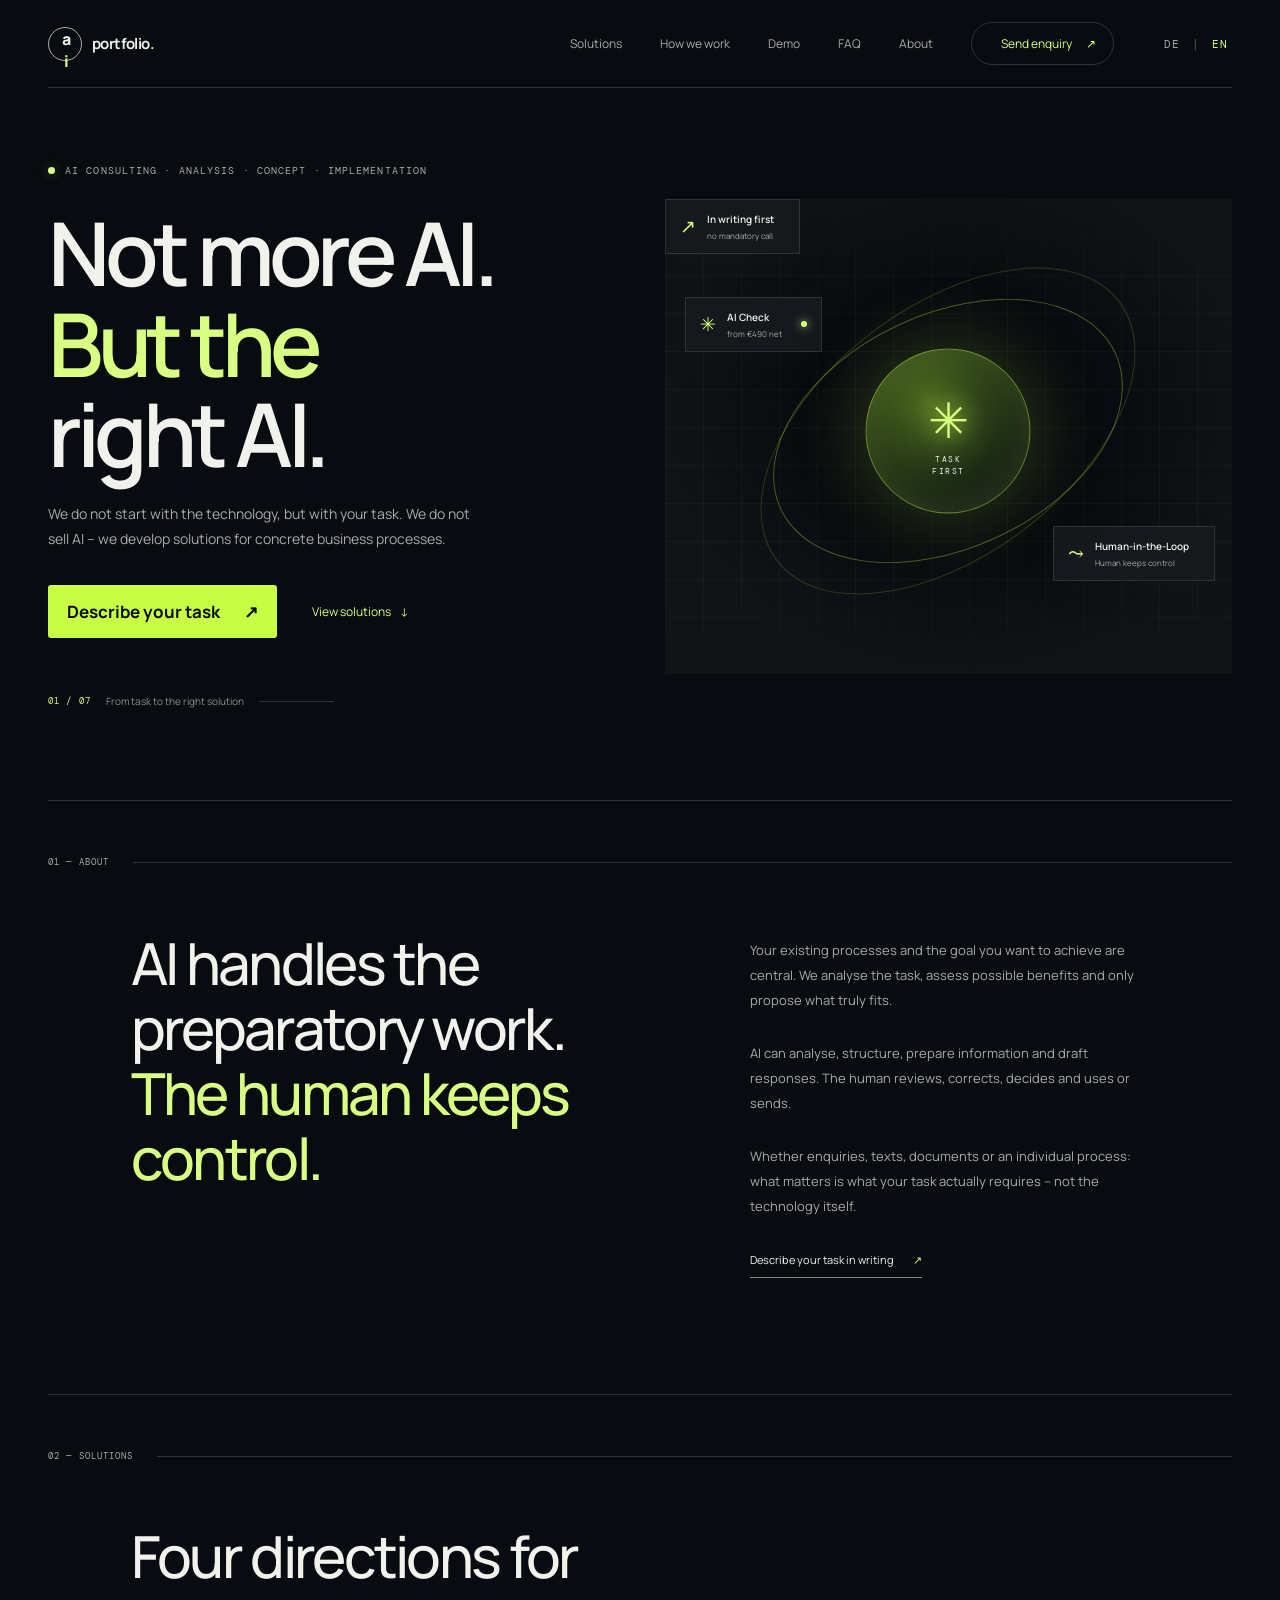
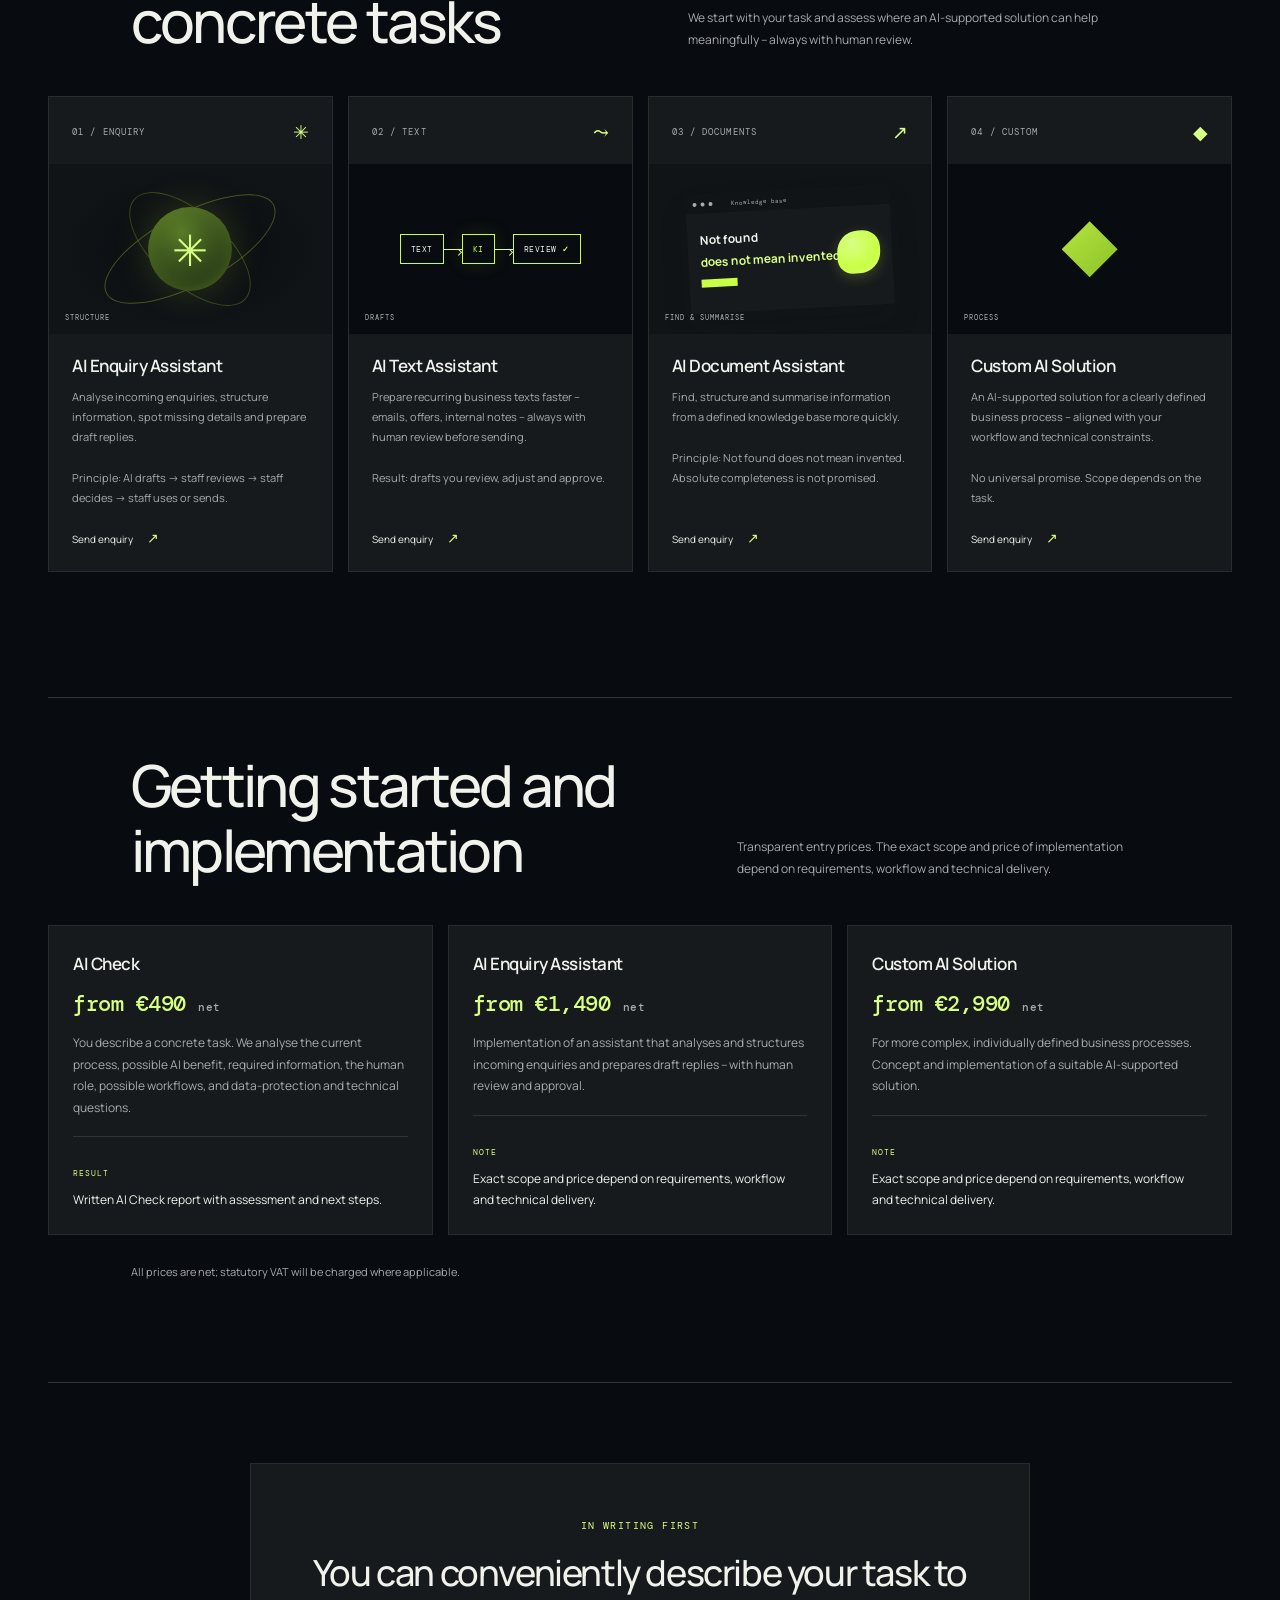
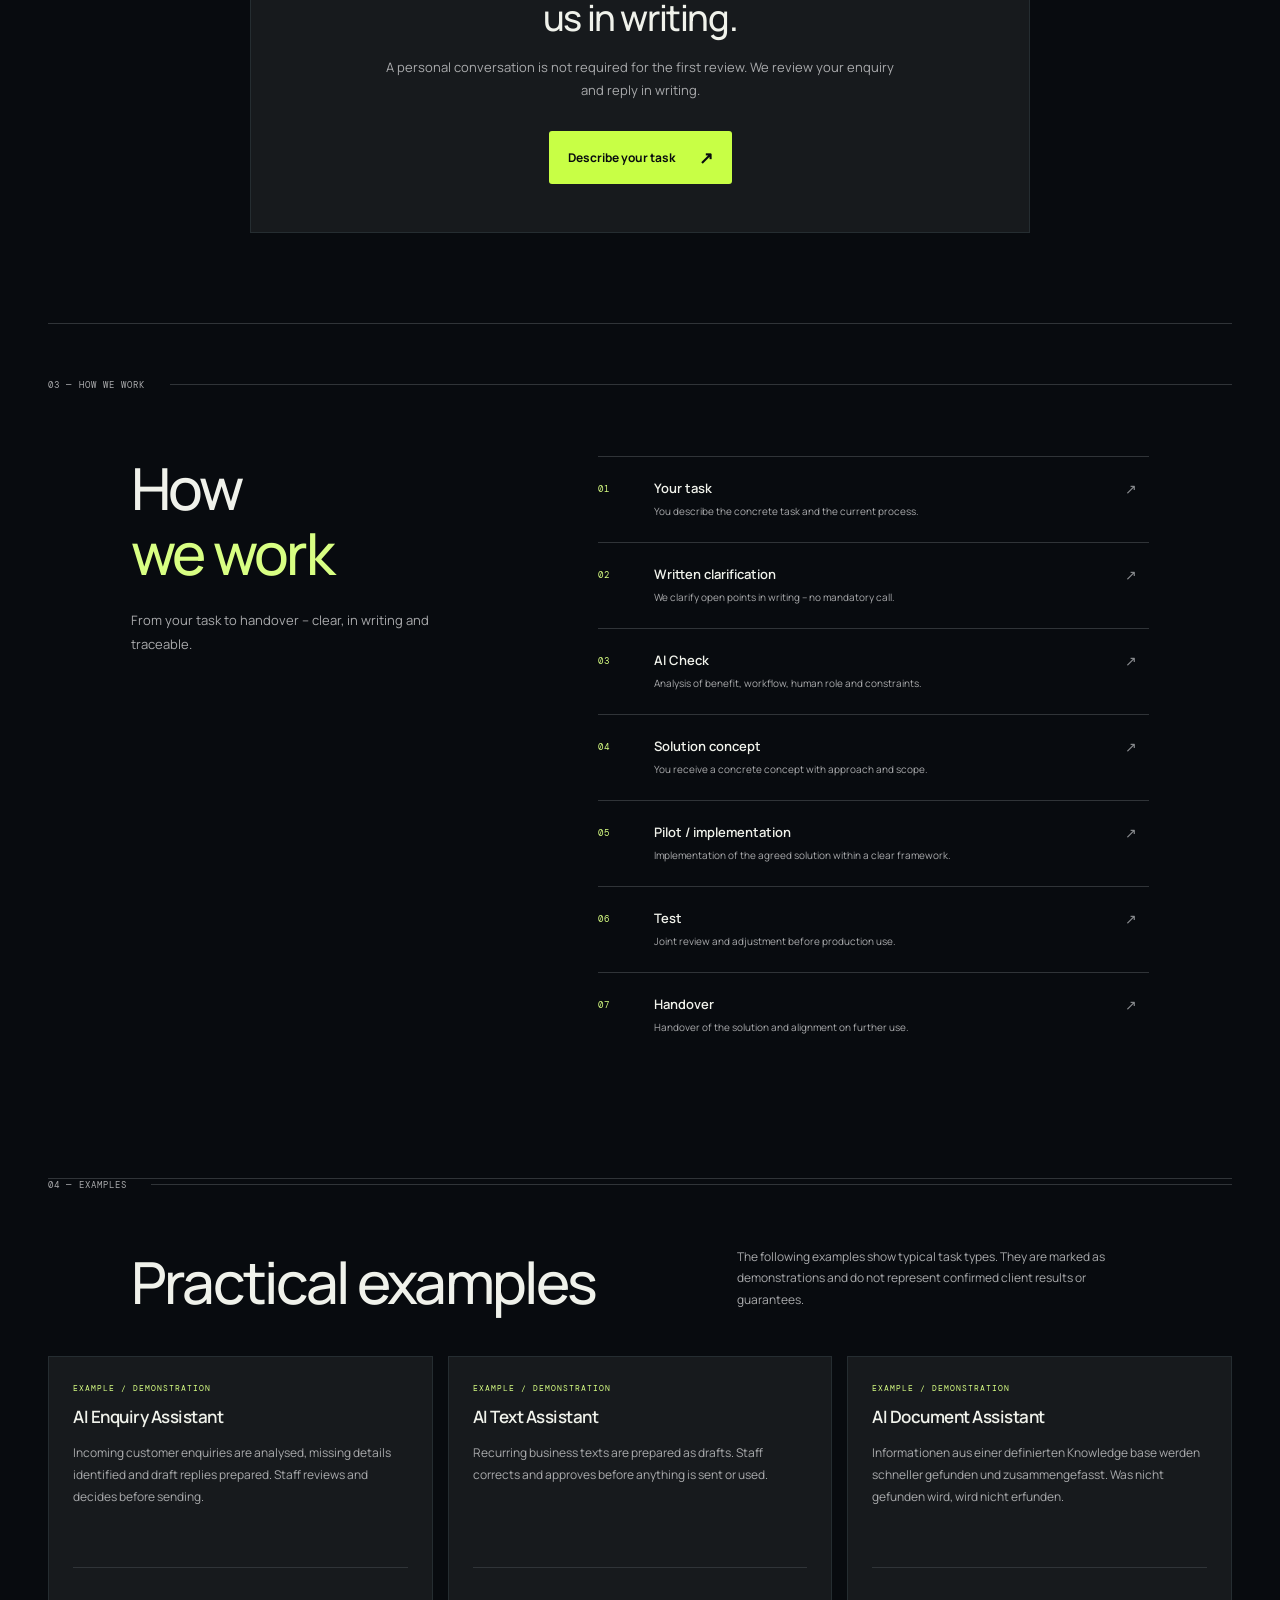
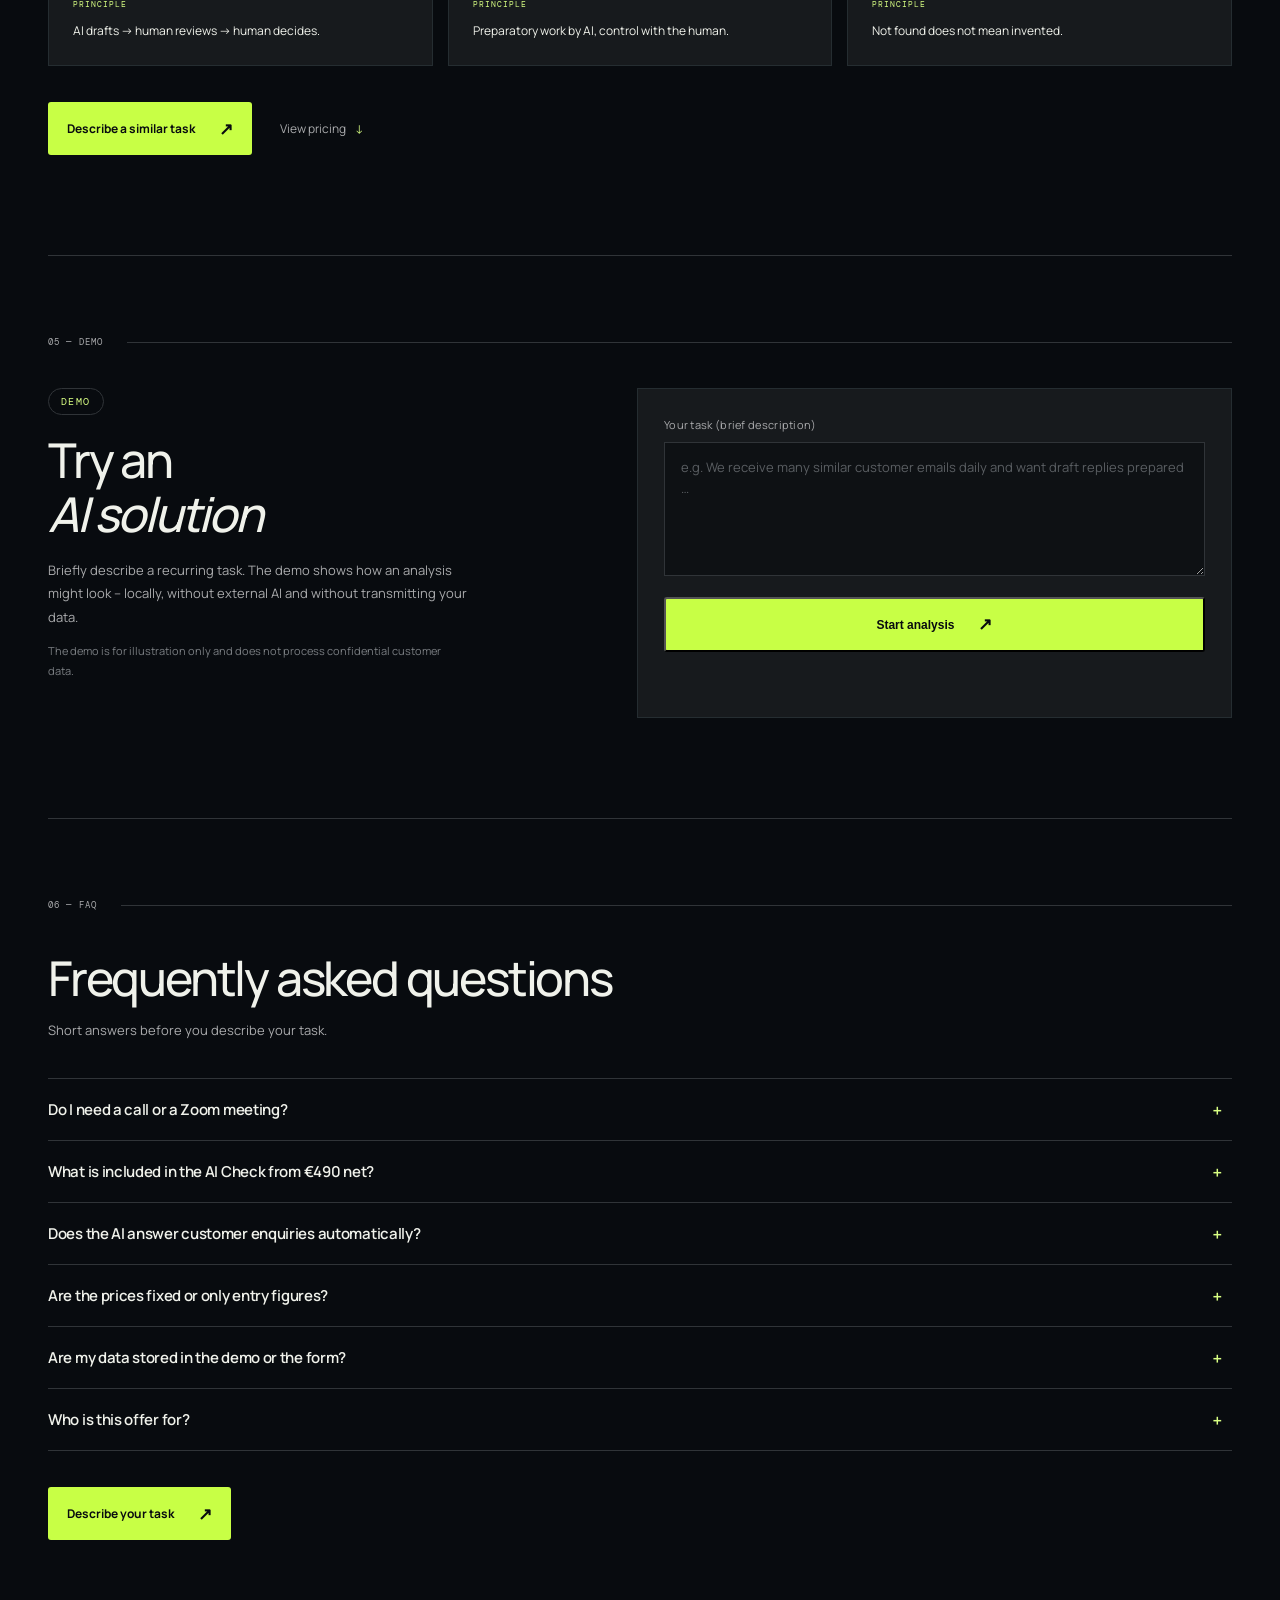
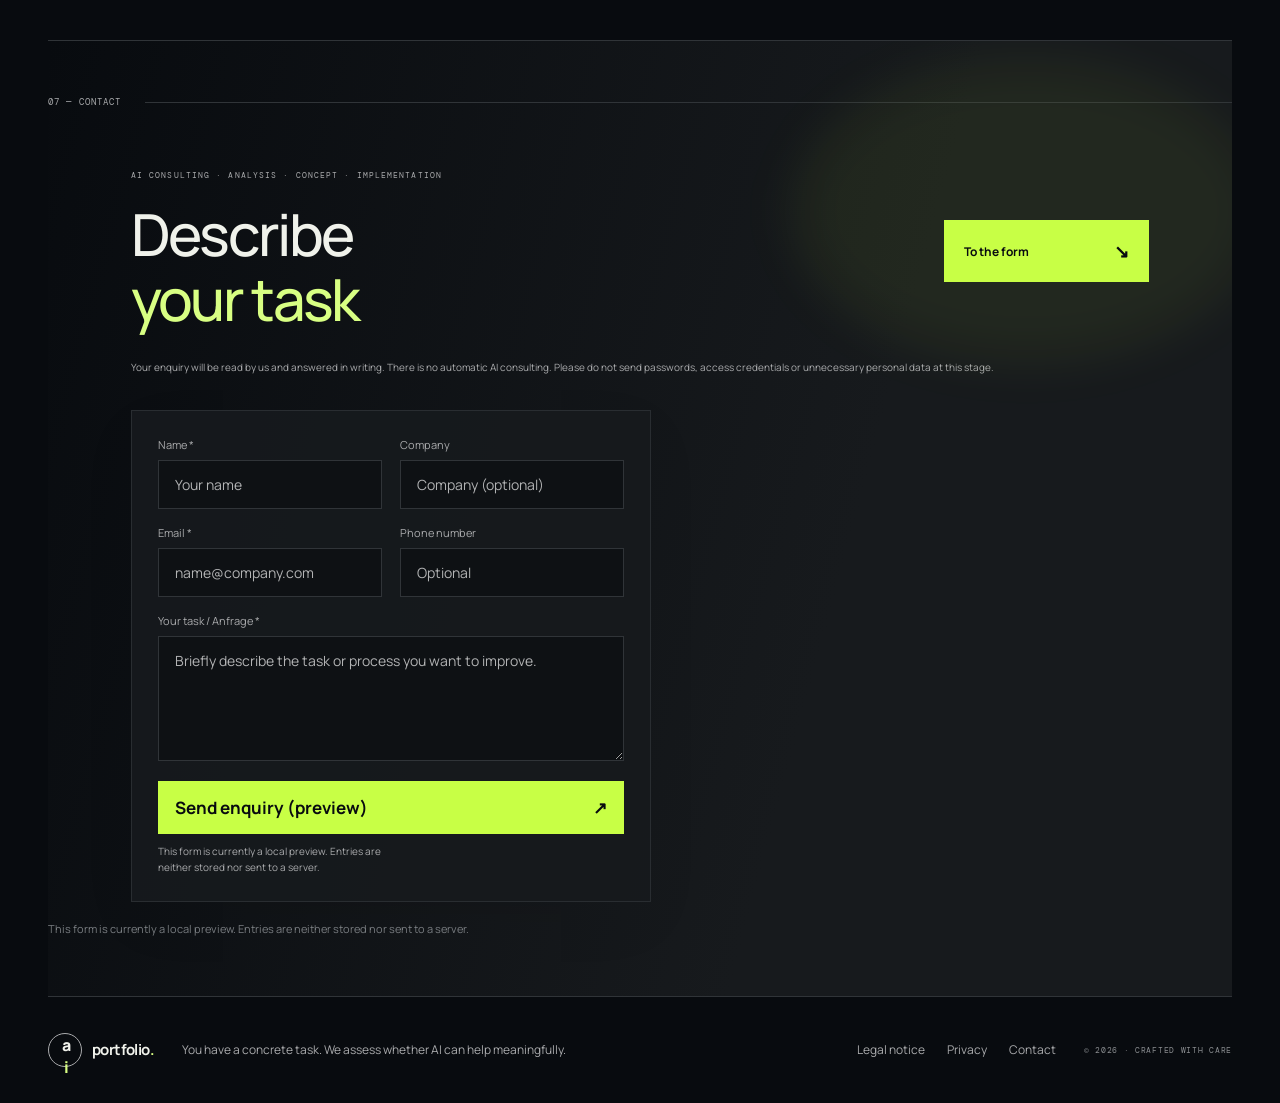
<file: AI-Portfolio-Buyer-Starter-Kit-v1.2-CONFIG-FIXED/en/index.html>
<!doctype html>
<html lang="en">
<head>
  <meta charset="utf-8">
  <meta name="viewport" content="width=device-width, initial-scale=1">
  <meta name="theme-color" content="#080B0F">
  <meta name="description" content="AI consulting, analysis and implementation of AI-supported business processes. We assess whether and how AI can meaningfully support your specific task.">
  <title>AI Portfolio – AI Solutions for Your Business</title>
  <link rel="stylesheet" href="../styles.css">
  <script src="../site-config.js"></script>
  <script src="../script.js" defer></script>
</head>
<body>
  <header class="site-header">
    <a class="brand" href="#top" aria-label="Back to top"><span class="brand-mark">a<span>i</span></span><span class="brand-name"><span data-config="brandName">portfolio</span><span class="brand-dot">.</span></span></a>
    <button class="menu-toggle" aria-label="Open menu" aria-expanded="false"><span></span><span></span></button>
    <nav class="main-nav" aria-label="Main navigation">
      <a href="#services">Solutions</a>
      <a href="#approach">How we work</a>
      <a href="#demo">Demo</a>
      <a href="#faq">FAQ</a>
      <a href="#about">About</a>
      <a class="nav-cta" href="#contact-form"><span data-config="navCta">Send enquiry</span> <span>↗</span></a>
    <div class="lang-switch" aria-label="Language"><a href="../index.html" hreflang="de" lang="de">DE</a><span aria-hidden="true">|</span><a href="index.html" hreflang="en" lang="en" aria-current="page">EN</a></div>
      </nav>
  </header>

  <main id="top">
    <!-- HERO -->
    <section class="hero section-wrap">
      <div class="hero-copy">
        <div class="eyebrow"><span class="status-dot"></span> AI CONSULTING · ANALYSIS · CONCEPT · IMPLEMENTATION</div>
        <h1 data-config="heroHeadline">Not more AI.<br><span>But the</span><br>right AI.</h1>
        <p class="hero-lead" data-config="heroLead">We do not start with the technology, but with your task. We do not sell AI – we develop solutions for concrete business processes.</p>
        <div class="hero-actions">
          <a class="button button-primary" href="#contact-form"><span data-config="heroCtaPrimary">Describe your task</span> <span>↗</span></a>
          <a class="text-link" href="#services"><span data-config="heroCtaSecondary">View solutions</span> <span>↓</span></a>
        </div>
        <div class="hero-footnote"><span class="mono">01 / 07</span><span>From task to the right solution</span><span class="line"></span></div>
      </div>
      <div class="hero-art" aria-label="Abstract composition of glowing digital forms" role="img">
        <div class="art-grid"></div>
        <div class="orbit orbit-one"></div>
        <div class="orbit orbit-two"></div>
        <div class="core"><span class="core-spark">✳</span><span class="core-label">TASK<br>FIRST</span></div>
        <div class="float-card card-agent"><span class="card-icon">✳</span><span><b>AI Check</b><small>from €490 net</small></span><i></i></div>
        <div class="float-card card-flow"><span class="card-icon">⤳</span><span><b>Human-in-the-Loop</b><small>Human keeps control</small></span><i></i></div>
        <div class="float-card card-web"><span class="card-icon">↗</span><span><b>In writing first</b><small>no mandatory call</small></span><i></i></div>
      </div>
    </section>

    <!-- ABOUT / PHILOSOPHY -->
    <section class="intro section-wrap" id="about">
      <div class="section-label"><span class="mono">01 — ABOUT</span><span class="label-rule"></span></div>
      <div class="intro-content">
        <h2>AI handles the preparatory work.<br><em>The human keeps control.</em></h2>
        <div class="intro-text">
          <p>Your existing processes and the goal you want to achieve are central. We analyse the task, assess possible benefits and only propose what truly fits.</p>
          <p>AI can analyse, structure, prepare information and draft responses. The human reviews, corrects, decides and uses or sends.</p>
          <p>Whether enquiries, texts, documents or an individual process: what matters is what your task actually requires – not the technology itself.</p>
          <a class="under-link" href="#contact-form">Describe your task in writing <span>↗</span></a>
        </div>
      </div>
    </section>

    <!-- FOUR DIRECTIONS / SOLUTIONS -->
    <section class="services section-wrap" id="services">
      <div class="section-label"><span class="mono">02 — SOLUTIONS</span><span class="label-rule"></span></div>
      <div class="services-heading">
        <h2>Four directions for concrete tasks</h2>
        <p>We start with your task and assess where an AI-supported solution can help meaningfully – always with human review.</p>
      </div>
      <div class="service-grid service-grid-4">
        <article class="service-card service-ai">
          <div class="service-top"><span class="service-number mono">01 / ENQUIRY</span><span class="service-icon">✳</span></div>
          <div class="service-visual agent-visual">
            <div class="agent-orb">✳</div>
            <div class="orbit-ring ring-a"></div>
            <div class="orbit-ring ring-b"></div>
            <span class="visual-tag mono">STRUCTURE</span>
          </div>
          <h3 data-config="service.0.title">AI Enquiry Assistant</h3>
          <p data-config="service.0.description">Analyse incoming enquiries, structure information, spot missing details and prepare draft replies.</p>
          <p>Principle: AI drafts → staff reviews → staff decides → staff uses or sends.</p>
          <a href="#contact-form" aria-label="Enquiry about AI Enquiry Assistant">Send enquiry <span>↗</span></a>
        </article>
        <article class="service-card service-auto">
          <div class="service-top"><span class="service-number mono">02 / TEXT</span><span class="service-icon">⤳</span></div>
          <div class="service-visual flow-visual">
            <div class="flow-node node-1">TEXT</div>
            <div class="flow-connector"></div>
            <div class="flow-node node-2">KI</div>
            <div class="flow-connector"></div>
            <div class="flow-node node-3">REVIEW <b>✓</b></div>
            <span class="visual-tag mono">DRAFTS</span>
          </div>
          <h3 data-config="service.1.title">AI Text Assistant</h3>
          <p data-config="service.1.description">Prepare recurring business texts faster – emails, offers, internal notes – always with human review before sending.</p>
          <p>Result: drafts you review, adjust and approve.</p>
          <a href="#contact-form" aria-label="Enquiry about AI Text Assistant">Send enquiry <span>↗</span></a>
        </article>
        <article class="service-card service-web">
          <div class="service-top"><span class="service-number mono">03 / DOCUMENTS</span><span class="service-icon">↗</span></div>
          <div class="service-visual web-visual">
            <div class="browser-window">
              <div class="browser-bar"><i></i><i></i><i></i><span>Knowledge base</span></div>
              <div class="browser-content"><b>Not found<br><em>does not mean invented.</em></b><div class="browser-cta"></div><div class="browser-shape"></div></div>
            </div>
            <span class="visual-tag mono">FIND &amp; SUMMARISE</span>
          </div>
          <h3 data-config="service.2.title">AI Document Assistant</h3>
          <p data-config="service.2.description">Find, structure and summarise information from a defined knowledge base more quickly.</p>
          <p>Principle: Not found does not mean invented. Absolute completeness is not promised.</p>
          <a href="#contact-form" aria-label="Enquiry about AI Document Assistant">Send enquiry <span>↗</span></a>
        </article>
        <article class="service-card service-custom">
          <div class="service-top"><span class="service-number mono">04 / CUSTOM</span><span class="service-icon">◆</span></div>
          <div class="service-visual custom-visual">
            <div class="custom-shape"></div>
            <span class="visual-tag mono">PROCESS</span>
          </div>
          <h3 data-config="service.3.title">Custom AI Solution</h3>
          <p data-config="service.3.description">An AI-supported solution for a clearly defined business process – aligned with your workflow and technical constraints.</p>
          <p>No universal promise. Scope depends on the task.</p>
          <a href="#contact-form" aria-label="Enquiry about custom AI solution">Send enquiry <span>↗</span></a>
        </article>
      </div>
    </section>

    <!-- PRICING -->
    <section class="offers section-wrap" id="pricing" aria-labelledby="pricing-title">
      <div class="offers-heading">
        <h2 id="pricing-title">Getting started and implementation</h2>
        <p>Transparent entry prices. The exact scope and price of implementation depend on requirements, workflow and technical delivery.</p>
      </div>
      <div class="offers-grid offers-grid-3">
        <article class="offer-card">
          <h3 data-config="offer.0.title">AI Check</h3>
          <p class="offer-price mono" data-config="offer.0.price">from €490 <span>net</span></p>
          <p class="offer-description" data-config="offer.0.description">You describe a concrete task. We analyse the current process, possible AI benefit, required information, the human role, possible workflows, and data-protection and technical questions.</p>
          <div class="offer-result"><span class="mono">RESULT</span><p>Written AI Check report with assessment and next steps.</p></div>
        </article>
        <article class="offer-card">
          <h3 data-config="offer.1.title">AI Enquiry Assistant</h3>
          <p class="offer-price mono" data-config="offer.1.price">from €1,490 <span>net</span></p>
          <p class="offer-description" data-config="offer.1.description">Implementation of an assistant that analyses and structures incoming enquiries and prepares draft replies – with human review and approval.</p>
          <div class="offer-result"><span class="mono">NOTE</span><p>Exact scope and price depend on requirements, workflow and technical delivery.</p></div>
        </article>
        <article class="offer-card">
          <h3 data-config="offer.2.title">Custom AI Solution</h3>
          <p class="offer-price mono" data-config="offer.2.price">from €2,990 <span>net</span></p>
          <p class="offer-description" data-config="offer.2.description">For more complex, individually defined business processes. Concept and implementation of a suitable AI-supported solution.</p>
          <div class="offer-result"><span class="mono">NOTE</span><p>Exact scope and price depend on requirements, workflow and technical delivery.</p></div>
        </article>
      </div>
      <p class="pricing-note">All prices are net; statutory VAT will be charged where applicable.</p>
    </section>

    <!-- IN WRITING FIRST -->
    <section class="schriftlich section-wrap" id="schriftlich">
      <div class="schriftlich-inner">
        <div class="schriftlich-badge mono">IN WRITING FIRST</div>
        <h2>You can conveniently describe your task to us in writing.</h2>
        <p>A personal conversation is not required for the first review. We review your enquiry and reply in writing.</p>
        <a class="button button-primary" href="#contact-form">Describe your task <span>↗</span></a>
      </div>
    </section>

    <!-- PROCESS: SO ARBEITEN WIR -->
    <section class="approach section-wrap" id="approach">
      <div class="section-label"><span class="mono">03 — HOW WE WORK</span><span class="label-rule"></span></div>
      <div class="approach-inner">
        <div>
          <h2>How<br><em>we work</em></h2>
          <p>From your task to handover – clear, in writing and traceable.</p>
        </div>
        <div class="principles principles-7">
          <div class="principle"><span class="principle-no mono">01</span><div><h3>Your task</h3><p>You describe the concrete task and the current process.</p></div><span class="principle-arrow">↗</span></div>
          <div class="principle"><span class="principle-no mono">02</span><div><h3>Written clarification</h3><p>We clarify open points in writing – no mandatory call.</p></div><span class="principle-arrow">↗</span></div>
          <div class="principle"><span class="principle-no mono">03</span><div><h3>AI Check</h3><p>Analysis of benefit, workflow, human role and constraints.</p></div><span class="principle-arrow">↗</span></div>
          <div class="principle"><span class="principle-no mono">04</span><div><h3>Solution concept</h3><p>You receive a concrete concept with approach and scope.</p></div><span class="principle-arrow">↗</span></div>
          <div class="principle"><span class="principle-no mono">05</span><div><h3>Pilot / implementation</h3><p>Implementation of the agreed solution within a clear framework.</p></div><span class="principle-arrow">↗</span></div>
          <div class="principle"><span class="principle-no mono">06</span><div><h3>Test</h3><p>Joint review and adjustment before production use.</p></div><span class="principle-arrow">↗</span></div>
          <div class="principle"><span class="principle-no mono">07</span><div><h3>Handover</h3><p>Handover of the solution and alignment on further use.</p></div><span class="principle-arrow">↗</span></div>
        </div>
      </div>
    </section>

    <!-- CASE STUDIES / BEISPIELE -->
    <section class="cases section-wrap" id="cases">
      <div class="section-label"><span class="mono">04 — EXAMPLES</span><span class="label-rule"></span></div>
      <div class="cases-heading">
        <h2>Practical examples</h2>
        <p>The following examples show typical task types. They are marked as demonstrations and do not represent confirmed client results or guarantees.</p>
      </div>
      <div class="offers-grid">
        <article class="offer-card">
          <span class="case-badge mono">EXAMPLE / DEMONSTRATION</span>
          <h3>AI Enquiry Assistant</h3>
          <p class="offer-description">Incoming customer enquiries are analysed, missing details identified and draft replies prepared. Staff reviews and decides before sending.</p>
          <div class="offer-result"><span class="mono">PRINCIPLE</span><p>AI drafts → human reviews → human decides.</p></div>
        </article>
        <article class="offer-card">
          <span class="case-badge mono">EXAMPLE / DEMONSTRATION</span>
          <h3>AI Text Assistant</h3>
          <p class="offer-description">Recurring business texts are prepared as drafts. Staff corrects and approves before anything is sent or used.</p>
          <div class="offer-result"><span class="mono">PRINCIPLE</span><p>Preparatory work by AI, control with the human.</p></div>
        </article>
        <article class="offer-card">
          <span class="case-badge mono">EXAMPLE / DEMONSTRATION</span>
          <h3>AI Document Assistant</h3>
          <p class="offer-description">Informationen aus einer definierten Knowledge base werden schneller gefunden und zusammengefasst. Was nicht gefunden wird, wird nicht erfunden.</p>
          <div class="offer-result"><span class="mono">PRINCIPLE</span><p>Not found does not mean invented.</p></div>
        </article>
      </div>
      <div class="cases-cta">
        <a class="button button-primary" href="#contact-form">Describe a similar task <span>↗</span></a>
        <a class="text-link" href="#pricing">View pricing <span>↓</span></a>
      </div>
    </section>

    <!-- INTERACTIVE DEMO -->
    <section class="demo section-wrap" id="demo">
      <div class="section-label"><span class="mono">05 — DEMO</span><span class="label-rule"></span></div>
      <div class="demo-content">
        <div class="demo-intro">
          <span class="demo-badge mono">DEMO</span>
          <h2>Try an<br><em>AI solution</em></h2>
          <p>Briefly describe a recurring task. The demo shows how an analysis might look – locally, without external AI and without transmitting your data.</p>
          <p class="demo-disclaimer">The demo is for illustration only and does not process confidential customer data.</p>
        </div>
        <div class="demo-panel">
          <label class="demo-label" for="demo-input">Your task (brief description)</label>
          <textarea id="demo-input" class="demo-textarea" rows="5" placeholder="e.g. We receive many similar customer emails daily and want draft replies prepared …"></textarea>
          <button type="button" class="button button-primary demo-btn" id="demo-start">Start analysis <span>↗</span></button>
          <div class="demo-result" id="demo-result" hidden>
            <div class="demo-result-header mono">SAMPLE ANALYSIS (DEMO)</div>
            <div class="demo-result-body" id="demo-result-body"></div>
          </div>
          <p class="demo-status" id="demo-status" role="status" aria-live="polite"></p>
        </div>
      </div>
    </section>

    <!-- CONTACT -->

    <!-- FAQ -->
    <section class="faq section-wrap" id="faq">
      <div class="section-label"><span class="mono">06 — FAQ</span><span class="label-rule"></span></div>
      <div class="faq-heading">
        <h2>Frequently asked questions</h2>
        <p>Short answers before you describe your task.</p>
      </div>
      <div class="faq-list">
        <details class="faq-item">
          <summary>Do I need a call or a Zoom meeting?</summary>
          <p>No. For the first review, a written description of your task is enough. A conversation is optional and only needed if you want one or if open points are faster to clarify that way.</p>
        </details>
        <details class="faq-item">
          <summary>What is included in the AI Check from €490 net?</summary>
          <p>A written analysis of your concrete task: current process, possible AI benefit, human role, possible workflows, and data-protection and technical questions. Result: an AI Check report – with no obligation to implement.</p>
        </details>
        <details class="faq-item">
          <summary>Does the AI answer customer enquiries automatically?</summary>
          <p>No. The principle is human-in-the-loop: AI prepares (analyses, structures, drafts). The human reviews, decides and sends or uses.</p>
        </details>
        <details class="faq-item">
          <summary>Are the prices fixed or only entry figures?</summary>
          <p>The amounts shown are entry prices (“from … net”). Exact scope and price of implementation depend on requirements, workflow and technical delivery.</p>
        </details>
        <details class="faq-item">
          <summary>Are my data stored in the demo or the form?</summary>
          <p>In the current version, demo and form run only locally in your browser. No data is sent to a server and nothing is stored. For later live operation, the privacy notice will be updated accordingly.</p>
        </details>
        <details class="faq-item">
          <summary>Who is this offer for?</summary>
          <p>For small and medium-sized businesses with a concrete, recurring task – for example enquiries, texts or documents – where AI should handle preparatory work and humans keep control.</p>
        </details>
      </div>
      <div class="faq-cta">
        <a class="button button-primary" href="#contact-form">Describe your task <span>↗</span></a>
      </div>
    </section>

    <section class="contact section-wrap" id="contact">
      <div class="contact-glow"></div>
      <div class="section-label"><span class="mono">07 — CONTACT</span><span class="label-rule"></span></div>
      <div class="contact-content">
        <div>
          <p class="contact-kicker mono"><span data-config="heroKicker">ENQUIRY → HUMAN REVIEW → WRITTEN REPLY</span></p>
          <h2>Describe<br><em>your task</em></h2>
        </div>
        <a class="contact-button" href="#contact-form"><span>To the form</span><b>↘</b></a>
      </div>
      <p class="contact-note">Your enquiry will be read by us and answered in writing. There is no automatic AI consulting. Please do not send passwords, access credentials or unnecessary personal data at this stage.</p>
      <form class="contact-form" id="contact-form" data-contact-form>
        <label>Name *<input name="name" autocomplete="name" required placeholder="Your name"></label>
        <label>Company<input name="company" autocomplete="organization" placeholder="Company (optional)"></label>
        <label>Email *<input name="email" type="email" autocomplete="email" required placeholder="name@company.com" data-config="contactEmailPlaceholder"></label>
        <label>Phone number<input name="phone" type="tel" autocomplete="tel" placeholder="Optional"></label>
        <label class="full-width">Your task / Anfrage *<textarea name="message" rows="5" required placeholder="Briefly describe the task or process you want to improve."></textarea></label>
        <button class="form-submit" type="button"><span data-config="formSubmitLabel">Send enquiry (preview)</span> <span>↗</span></button>
        <p class="form-note" data-config="formPreviewNote"></p>
      </form>
      <p class="form-privacy-note">This form is currently a local preview. Entries are neither stored nor sent to a server.</p>
    </section>
  </main>

  <footer class="site-footer section-wrap">
    <a class="brand" href="#top"><span class="brand-mark">a<span>i</span></span><span class="brand-name"><span data-config="brandName">portfolio</span><span class="brand-dot">.</span></span></a>
    <span class="footer-note">You have a concrete task. We assess whether AI can help meaningfully.</span>
    <nav class="footer-links" aria-label="Legal">
      <a href="impressum.html">Legal notice</a>
      <a href="datenschutz.html">Privacy</a>
      <a href="#contact-form">Contact</a>
    </nav>
    <span class="mono copyright">© 2026 · CRAFTED WITH CARE</span>
  </footer>
</body>
</html>
</file>
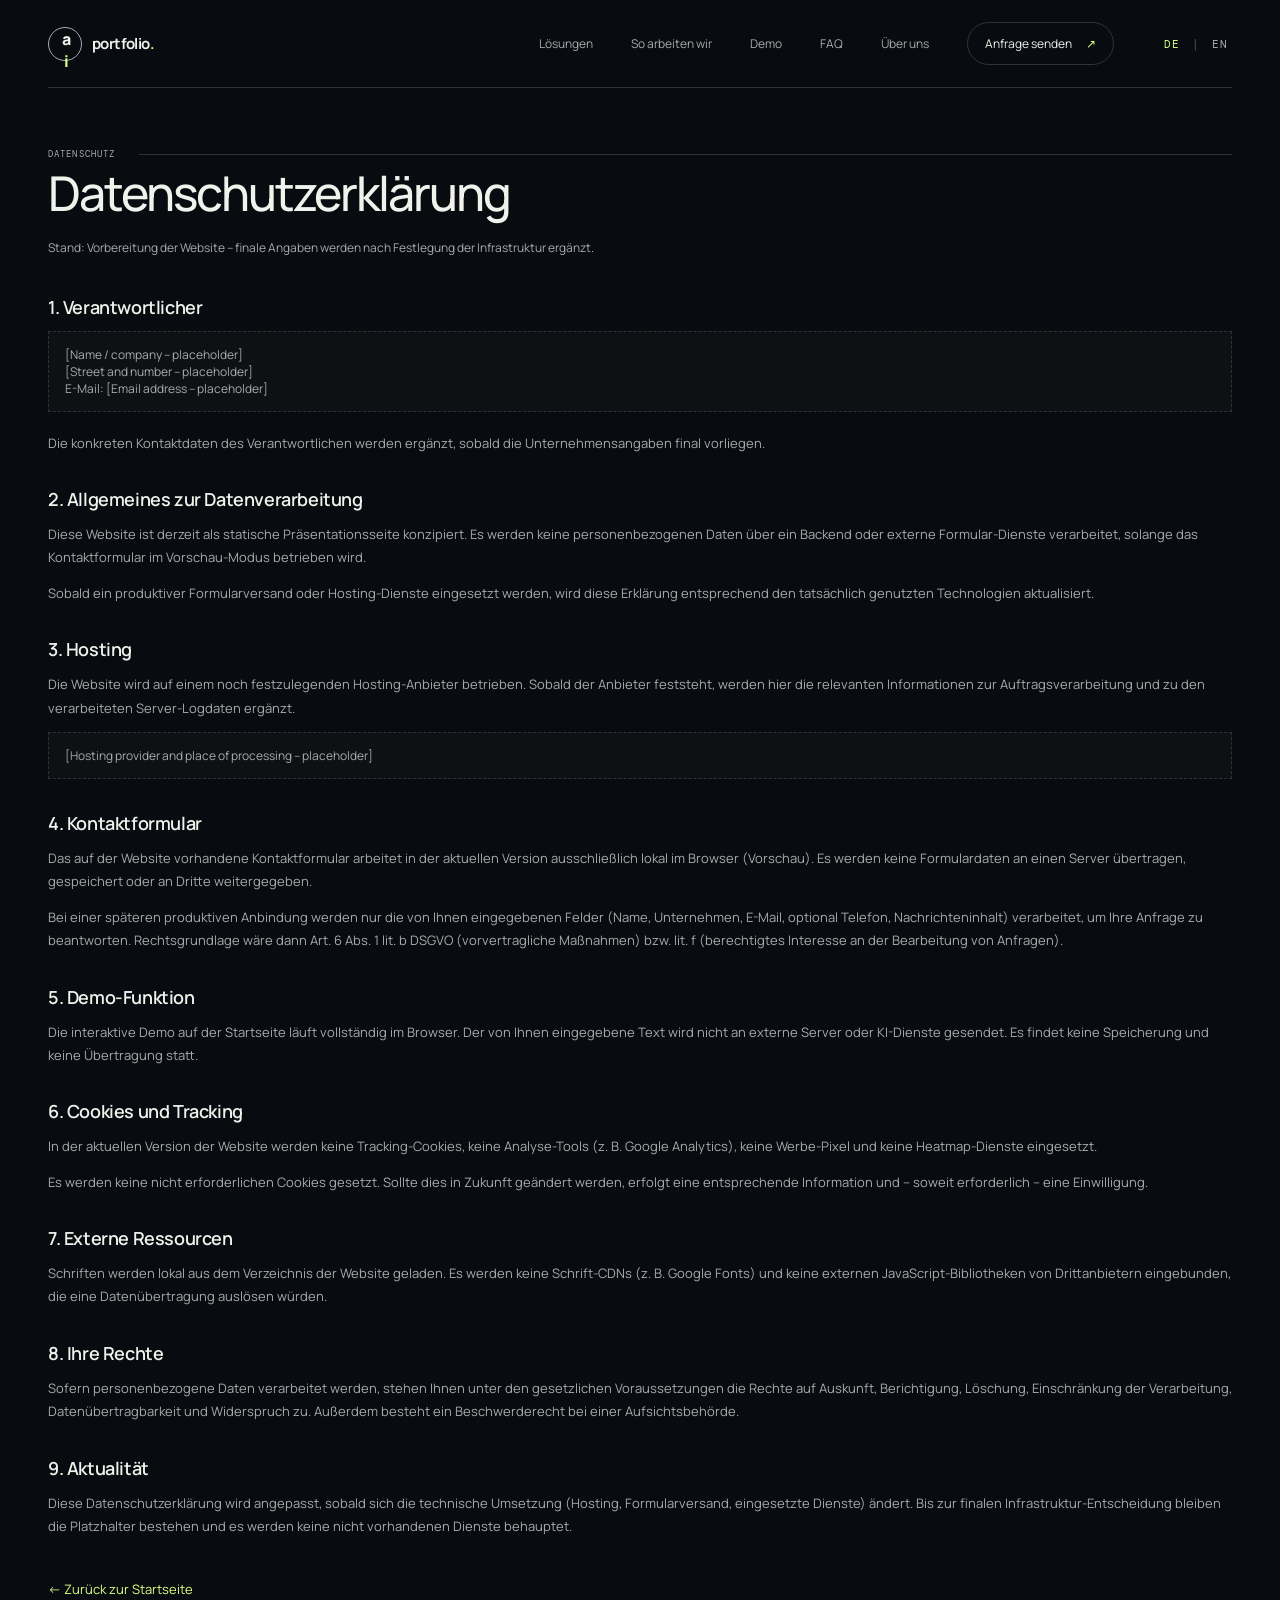
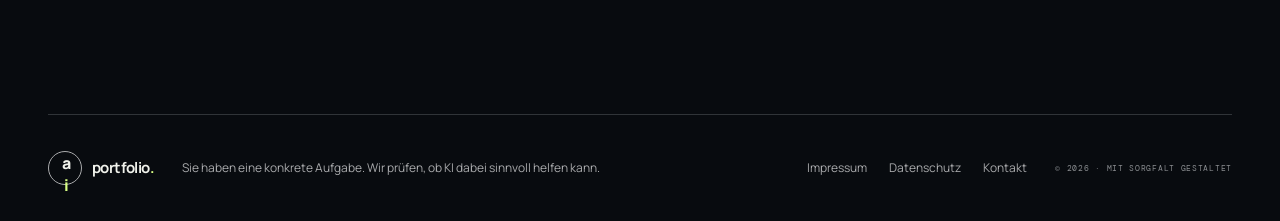
<file: AI-Portfolio-Buyer-Starter-Kit-v1.2-CONFIG-FIXED/datenschutz.html>
<!doctype html>
<html lang="de">
<head>
  <meta charset="utf-8">
  <meta name="viewport" content="width=device-width, initial-scale=1">
  <meta name="theme-color" content="#080B0F">
  <meta name="description" content="Datenschutzerklärung – KI Portfolio">
  <title>Datenschutz – KI Portfolio</title>
  <link rel="stylesheet" href="styles.css">
  <script src="site-config.js"></script>
  <script src="script.js" defer></script>
</head>
<body>
  <header class="site-header">
    <a class="brand" href="index.html#top" aria-label="Zur Startseite"><span class="brand-mark">a<span>i</span></span><span class="brand-name"><span data-config="brandName">portfolio</span><span class="brand-dot">.</span></span></a>
    <button class="menu-toggle" aria-label="Menü öffnen" aria-expanded="false"><span></span><span></span></button>
    <nav class="main-nav" aria-label="Hauptnavigation">
      <a href="index.html#services">Lösungen</a>
      <a href="index.html#approach">So arbeiten wir</a>
      <a href="index.html#demo">Demo</a>
      <a href="index.html#faq">FAQ</a>
      <a href="index.html#about">Über uns</a>
      <a class="nav-cta" href="index.html#contact-form">Anfrage senden <span>↗</span></a>
    <div class="lang-switch" aria-label="Sprache"><a href="datenschutz.html" hreflang="de" lang="de" aria-current="page">DE</a><span aria-hidden="true">|</span><a href="en/datenschutz.html" hreflang="en" lang="en">EN</a></div>
      </nav>
  </header>

  <main class="section-wrap legal-page">
    <div class="section-label"><span class="mono">DATENSCHUTZ</span><span class="label-rule"></span></div>
    <h1>Datenschutzerklärung</h1>
    <p class="legal-meta">Stand: Vorbereitung der Website – finale Angaben werden nach Festlegung der Infrastruktur ergänzt.</p>

    <h2>1. Verantwortlicher</h2>
    <div class="legal-placeholder">
      <span data-config="legal.providerName">[Name / Firma – Platzhalter]</span><br>
      <span data-config="legal.street">[Anschrift – Platzhalter]</span><br>
      E-Mail: <span data-config="legal.email">[E-Mail – Platzhalter]</span>
    </div>
    <p>Die konkreten Kontaktdaten des Verantwortlichen werden ergänzt, sobald die Unternehmensangaben final vorliegen.</p>

    <h2>2. Allgemeines zur Datenverarbeitung</h2>
    <p>Diese Website ist derzeit als statische Präsentationsseite konzipiert. Es werden keine personenbezogenen Daten über ein Backend oder externe Formular-Dienste verarbeitet, solange das Kontaktformular im Vorschau-Modus betrieben wird.</p>
    <p>Sobald ein produktiver Formularversand oder Hosting-Dienste eingesetzt werden, wird diese Erklärung entsprechend den tatsächlich genutzten Technologien aktualisiert.</p>

    <h2>3. Hosting</h2>
    <p>Die Website wird auf einem noch festzulegenden Hosting-Anbieter betrieben. Sobald der Anbieter feststeht, werden hier die relevanten Informationen zur Auftragsverarbeitung und zu den verarbeiteten Server-Logdaten ergänzt.</p>
    <div class="legal-placeholder"><span data-config="legal.hosting">[Hosting-Anbieter und Ort der Verarbeitung – Platzhalter]</span></div>

    <h2>4. Kontaktformular</h2>
    <p>Das auf der Website vorhandene Kontaktformular arbeitet in der aktuellen Version ausschließlich lokal im Browser (Vorschau). Es werden keine Formulardaten an einen Server übertragen, gespeichert oder an Dritte weitergegeben.</p>
    <p>Bei einer späteren produktiven Anbindung werden nur die von Ihnen eingegebenen Felder (Name, Unternehmen, E-Mail, optional Telefon, Nachrichteninhalt) verarbeitet, um Ihre Anfrage zu beantworten. Rechtsgrundlage wäre dann Art. 6 Abs. 1 lit. b DSGVO (vorvertragliche Maßnahmen) bzw. lit. f (berechtigtes Interesse an der Bearbeitung von Anfragen).</p>

    <h2>5. Demo-Funktion</h2>
    <p>Die interaktive Demo auf der Startseite läuft vollständig im Browser. Der von Ihnen eingegebene Text wird nicht an externe Server oder KI-Dienste gesendet. Es findet keine Speicherung und keine Übertragung statt.</p>

    <h2>6. Cookies und Tracking</h2>
    <p>In der aktuellen Version der Website werden keine Tracking-Cookies, keine Analyse-Tools (z. B. Google Analytics), keine Werbe-Pixel und keine Heatmap-Dienste eingesetzt.</p>
    <p>Es werden keine nicht erforderlichen Cookies gesetzt. Sollte dies in Zukunft geändert werden, erfolgt eine entsprechende Information und – soweit erforderlich – eine Einwilligung.</p>

    <h2>7. Externe Ressourcen</h2>
    <p>Schriften werden lokal aus dem Verzeichnis der Website geladen. Es werden keine Schrift-CDNs (z. B. Google Fonts) und keine externen JavaScript-Bibliotheken von Drittanbietern eingebunden, die eine Datenübertragung auslösen würden.</p>

    <h2>8. Ihre Rechte</h2>
    <p>Sofern personenbezogene Daten verarbeitet werden, stehen Ihnen unter den gesetzlichen Voraussetzungen die Rechte auf Auskunft, Berichtigung, Löschung, Einschränkung der Verarbeitung, Datenübertragbarkeit und Widerspruch zu. Außerdem besteht ein Beschwerderecht bei einer Aufsichtsbehörde.</p>

    <h2>9. Aktualität</h2>
    <p>Diese Datenschutzerklärung wird angepasst, sobald sich die technische Umsetzung (Hosting, Formularversand, eingesetzte Dienste) ändert. Bis zur finalen Infrastruktur-Entscheidung bleiben die Platzhalter bestehen und es werden keine nicht vorhandenen Dienste behauptet.</p>

    <p style="margin-top:40px"><a href="index.html">← Zurück zur Startseite</a></p>
  </main>

  <footer class="site-footer section-wrap">
    <a class="brand" href="index.html#top"><span class="brand-mark">a<span>i</span></span><span class="brand-name"><span data-config="brandName">portfolio</span><span class="brand-dot">.</span></span></a>
    <span class="footer-note">Sie haben eine konkrete Aufgabe. Wir prüfen, ob KI dabei sinnvoll helfen kann.</span>
    <nav class="footer-links" aria-label="Rechtliches">
      <a href="impressum.html">Impressum</a>
      <a href="datenschutz.html">Datenschutz</a>
      <a href="index.html#contact-form">Kontakt</a>
    </nav>
    <span class="mono copyright">© 2026 · MIT SORGFALT GESTALTET</span>
  </footer>
</body>
</html>
</file>
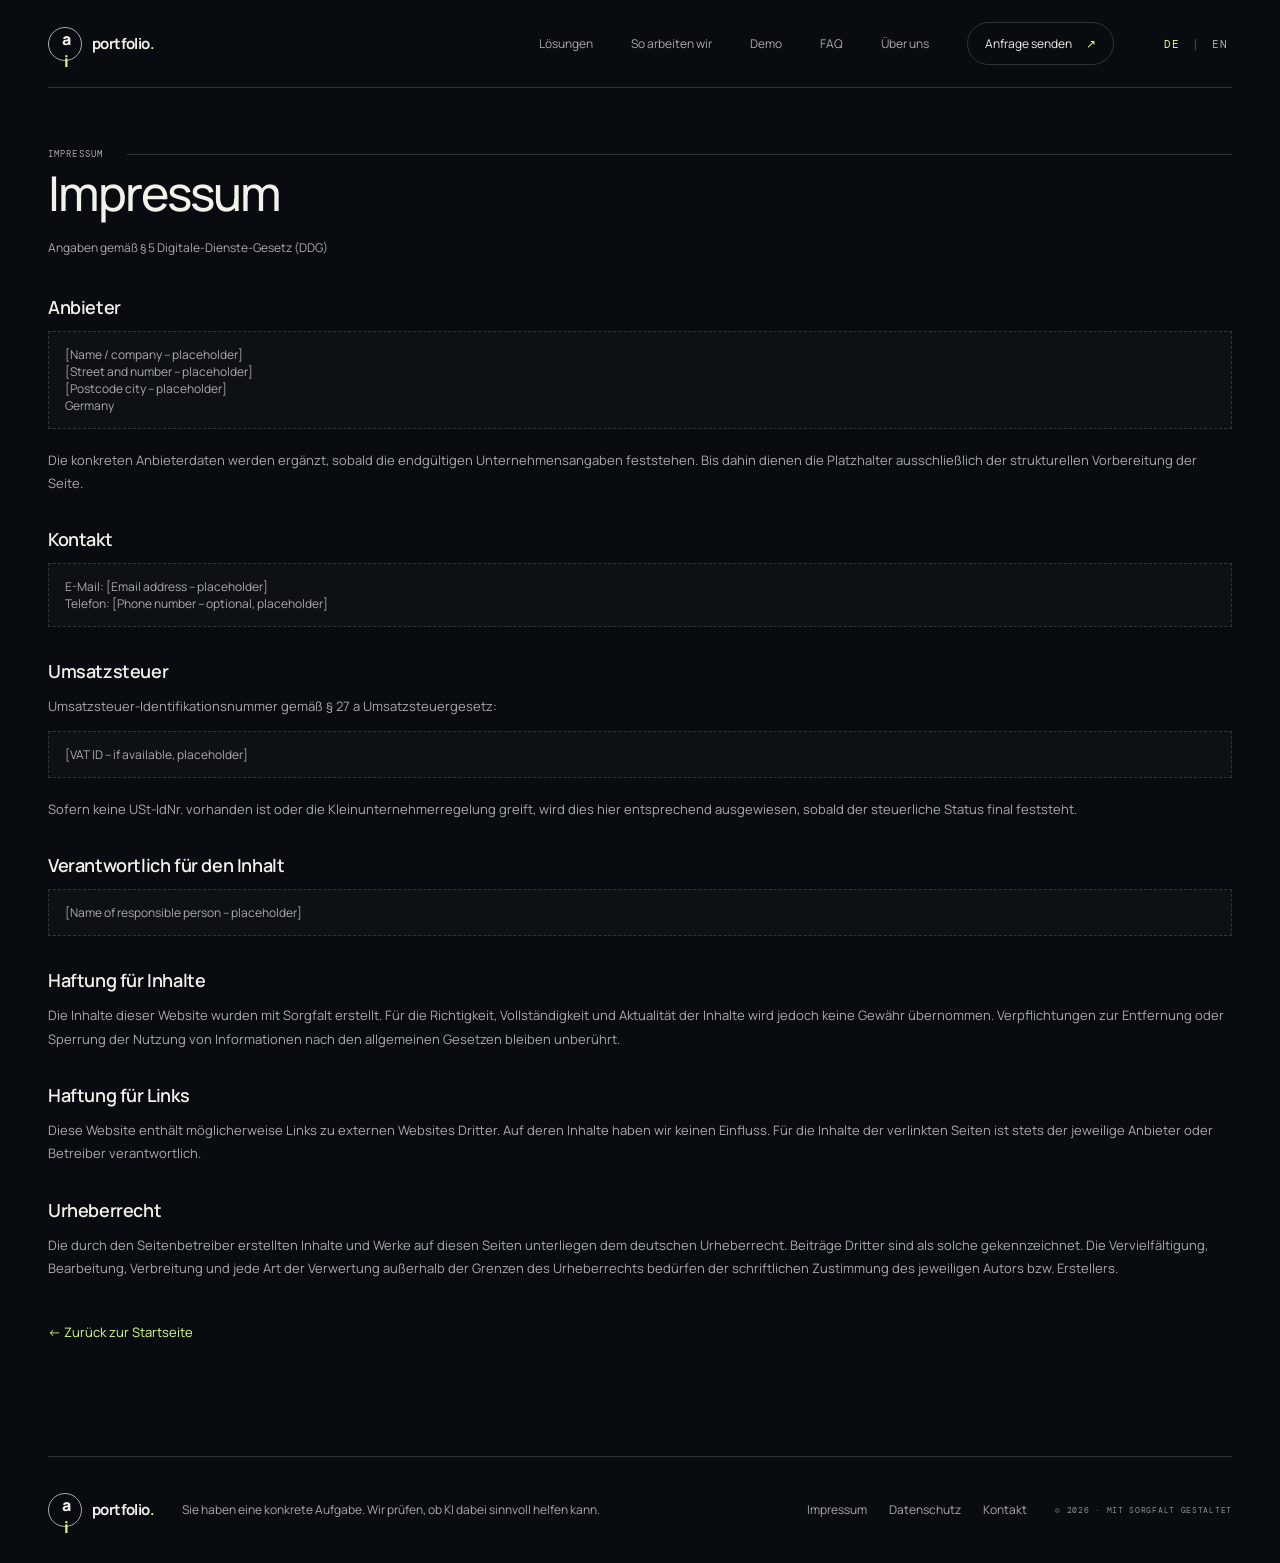
<file: AI-Portfolio-Buyer-Starter-Kit-v1.2-CONFIG-FIXED/impressum.html>
<!doctype html>
<html lang="de">
<head>
  <meta charset="utf-8">
  <meta name="viewport" content="width=device-width, initial-scale=1">
  <meta name="theme-color" content="#080B0F">
  <meta name="description" content="Impressum – KI Portfolio">
  <title>Impressum – KI Portfolio</title>
  <link rel="stylesheet" href="styles.css">
  <script src="site-config.js"></script>
  <script src="script.js" defer></script>
</head>
<body>
  <header class="site-header">
    <a class="brand" href="index.html#top" aria-label="Zur Startseite"><span class="brand-mark">a<span>i</span></span><span class="brand-name"><span data-config="brandName">portfolio</span><span class="brand-dot">.</span></span></a>
    <button class="menu-toggle" aria-label="Menü öffnen" aria-expanded="false"><span></span><span></span></button>
    <nav class="main-nav" aria-label="Hauptnavigation">
      <a href="index.html#services">Lösungen</a>
      <a href="index.html#approach">So arbeiten wir</a>
      <a href="index.html#demo">Demo</a>
      <a href="index.html#faq">FAQ</a>
      <a href="index.html#about">Über uns</a>
      <a class="nav-cta" href="index.html#contact-form">Anfrage senden <span>↗</span></a>
    <div class="lang-switch" aria-label="Sprache"><a href="impressum.html" hreflang="de" lang="de" aria-current="page">DE</a><span aria-hidden="true">|</span><a href="en/impressum.html" hreflang="en" lang="en">EN</a></div>
      </nav>
  </header>

  <main class="section-wrap legal-page">
    <div class="section-label"><span class="mono">IMPRESSUM</span><span class="label-rule"></span></div>
    <h1>Impressum</h1>
    <p class="legal-meta">Angaben gemäß § 5 Digitale-Dienste-Gesetz (DDG)</p>

    <h2>Anbieter</h2>
    <div class="legal-placeholder">
      <span data-config="legal.providerName">[Name / Firma – Platzhalter]</span><br>
      <span data-config="legal.street">[Straße und Hausnummer – Platzhalter]</span><br>
      <span data-config="legal.city">[PLZ Ort – Platzhalter]</span><br>
      <span data-config="legal.country">Deutschland</span>
    </div>
    <p>Die konkreten Anbieterdaten werden ergänzt, sobald die endgültigen Unternehmensangaben feststehen. Bis dahin dienen die Platzhalter ausschließlich der strukturellen Vorbereitung der Seite.</p>

    <h2>Kontakt</h2>
    <div class="legal-placeholder">
      E-Mail: <span data-config="legal.email">[E-Mail-Adresse – Platzhalter]</span><br>
      Telefon: <span data-config="legal.phone">[Telefonnummer – optional, Platzhalter]</span>
    </div>

    <h2>Umsatzsteuer</h2>
    <p>Umsatzsteuer-Identifikationsnummer gemäß § 27 a Umsatzsteuergesetz:</p>
    <div class="legal-placeholder"><span data-config="legal.vatId">[USt-IdNr. – falls vorhanden, Platzhalter]</span></div>
    <p>Sofern keine USt-IdNr. vorhanden ist oder die Kleinunternehmerregelung greift, wird dies hier entsprechend ausgewiesen, sobald der steuerliche Status final feststeht.</p>

    <h2>Verantwortlich für den Inhalt</h2>
    <div class="legal-placeholder"><span data-config="legal.responsiblePerson">[Name der verantwortlichen Person – Platzhalter]</span></div>

    <h2>Haftung für Inhalte</h2>
    <p>Die Inhalte dieser Website wurden mit Sorgfalt erstellt. Für die Richtigkeit, Vollständigkeit und Aktualität der Inhalte wird jedoch keine Gewähr übernommen. Verpflichtungen zur Entfernung oder Sperrung der Nutzung von Informationen nach den allgemeinen Gesetzen bleiben unberührt.</p>

    <h2>Haftung für Links</h2>
    <p>Diese Website enthält möglicherweise Links zu externen Websites Dritter. Auf deren Inhalte haben wir keinen Einfluss. Für die Inhalte der verlinkten Seiten ist stets der jeweilige Anbieter oder Betreiber verantwortlich.</p>

    <h2>Urheberrecht</h2>
    <p>Die durch den Seitenbetreiber erstellten Inhalte und Werke auf diesen Seiten unterliegen dem deutschen Urheberrecht. Beiträge Dritter sind als solche gekennzeichnet. Die Vervielfältigung, Bearbeitung, Verbreitung und jede Art der Verwertung außerhalb der Grenzen des Urheberrechts bedürfen der schriftlichen Zustimmung des jeweiligen Autors bzw. Erstellers.</p>

    <p style="margin-top:40px"><a href="index.html">← Zurück zur Startseite</a></p>
  </main>

  <footer class="site-footer section-wrap">
    <a class="brand" href="index.html#top"><span class="brand-mark">a<span>i</span></span><span class="brand-name"><span data-config="brandName">portfolio</span><span class="brand-dot">.</span></span></a>
    <span class="footer-note">Sie haben eine konkrete Aufgabe. Wir prüfen, ob KI dabei sinnvoll helfen kann.</span>
    <nav class="footer-links" aria-label="Rechtliches">
      <a href="impressum.html">Impressum</a>
      <a href="datenschutz.html">Datenschutz</a>
      <a href="index.html#contact-form">Kontakt</a>
    </nav>
    <span class="mono copyright">© 2026 · MIT SORGFALT GESTALTET</span>
  </footer>
</body>
</html>
</file>
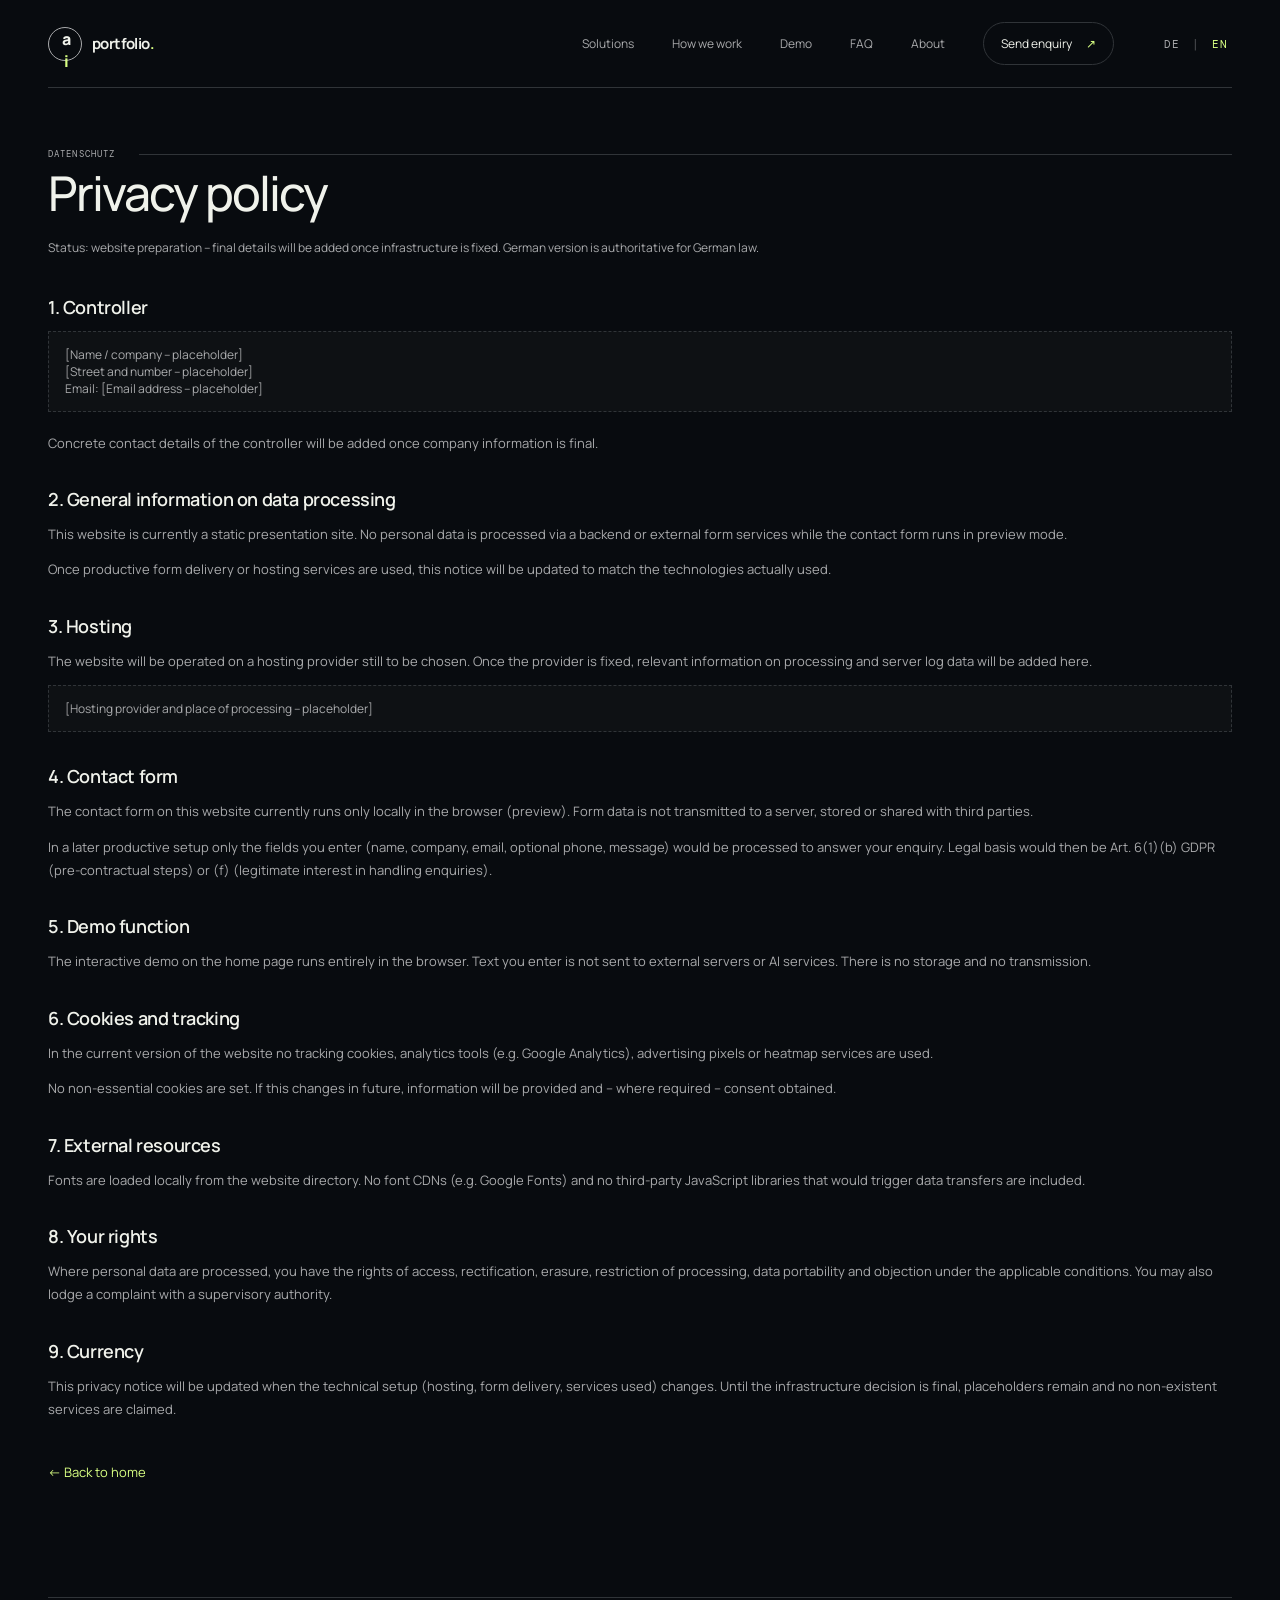
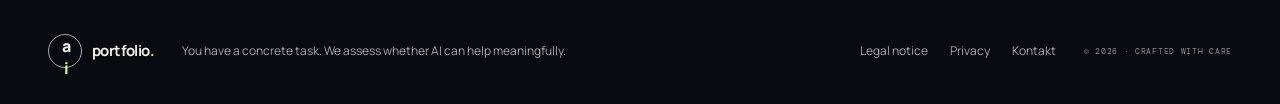
<file: AI-Portfolio-Buyer-Starter-Kit-v1.2-CONFIG-FIXED/en/datenschutz.html>
<!doctype html>
<html lang="en">
<head>
  <meta charset="utf-8">
  <meta name="viewport" content="width=device-width, initial-scale=1">
  <meta name="theme-color" content="#080B0F">
  <meta name="description" content="Privacy policy – AI Portfolio">
  <title>Privacy policy – AI Portfolio</title>
  <link rel="stylesheet" href="../styles.css">
  <script src="../site-config.js"></script>
  <script src="../script.js" defer></script>
</head>
<body>
  <header class="site-header">
    <a class="brand" href="index.html#top" aria-label="Back to home"><span class="brand-mark">a<span>i</span></span><span class="brand-name"><span data-config="brandName">portfolio</span><span class="brand-dot">.</span></span></a>
    <button class="menu-toggle" aria-label="Open menu" aria-expanded="false"><span></span><span></span></button>
    <nav class="main-nav" aria-label="Main navigation">
      <a href="index.html#services">Solutions</a>
      <a href="index.html#approach">How we work</a>
      <a href="index.html#demo">Demo</a>
      <a href="index.html#faq">FAQ</a>
      <a href="index.html#about">About</a>
      <a class="nav-cta" href="index.html#contact-form">Send enquiry <span>↗</span></a>
    <div class="lang-switch" aria-label="Language"><a href="../datenschutz.html" hreflang="de" lang="de">DE</a><span aria-hidden="true">|</span><a href="datenschutz.html" hreflang="en" lang="en" aria-current="page">EN</a></div>
      </nav>
  </header>

  <main class="section-wrap legal-page">
    <div class="section-label"><span class="mono">DATENSCHUTZ</span><span class="label-rule"></span></div>
    <h1>Privacy policy</h1>
    <p class="legal-meta">Status: website preparation – final details will be added once infrastructure is fixed. German version is authoritative for German law.</p>

    <h2>1. Controller</h2>
    <div class="legal-placeholder">
      <span data-config="legal.providerName">[Name / company – placeholder]</span><br>
      <span data-config="legal.street">[Address – placeholder]</span><br>
      Email: <span data-config="legal.email">[Email – placeholder]</span>
    </div>
    <p>Concrete contact details of the controller will be added once company information is final.</p>

    <h2>2. General information on data processing</h2>
    <p>This website is currently a static presentation site. No personal data is processed via a backend or external form services while the contact form runs in preview mode.</p>
    <p>Once productive form delivery or hosting services are used, this notice will be updated to match the technologies actually used.</p>

    <h2>3. Hosting</h2>
    <p>The website will be operated on a hosting provider still to be chosen. Once the provider is fixed, relevant information on processing and server log data will be added here.</p>
    <div class="legal-placeholder"><span data-config="legal.hosting">[Hosting provider and place of processing – placeholder]</span></div>

    <h2>4. Contact form</h2>
    <p>The contact form on this website currently runs only locally in the browser (preview). Form data is not transmitted to a server, stored or shared with third parties.</p>
    <p>In a later productive setup only the fields you enter (name, company, email, optional phone, message) would be processed to answer your enquiry. Legal basis would then be Art. 6(1)(b) GDPR (pre-contractual steps) or (f) (legitimate interest in handling enquiries).</p>

    <h2>5. Demo function</h2>
    <p>The interactive demo on the home page runs entirely in the browser. Text you enter is not sent to external servers or AI services. There is no storage and no transmission.</p>

    <h2>6. Cookies and tracking</h2>
    <p>In the current version of the website no tracking cookies, analytics tools (e.g. Google Analytics), advertising pixels or heatmap services are used.</p>
    <p>No non-essential cookies are set. If this changes in future, information will be provided and – where required – consent obtained.</p>

    <h2>7. External resources</h2>
    <p>Fonts are loaded locally from the website directory. No font CDNs (e.g. Google Fonts) and no third-party JavaScript libraries that would trigger data transfers are included.</p>

    <h2>8. Your rights</h2>
    <p>Where personal data are processed, you have the rights of access, rectification, erasure, restriction of processing, data portability and objection under the applicable conditions. You may also lodge a complaint with a supervisory authority.</p>

    <h2>9. Currency</h2>
    <p>This privacy notice will be updated when the technical setup (hosting, form delivery, services used) changes. Until the infrastructure decision is final, placeholders remain and no non-existent services are claimed.</p>

    <p style="margin-top:40px"><a href="index.html">← Back to home</a></p>
  </main>

  <footer class="site-footer section-wrap">
    <a class="brand" href="index.html#top"><span class="brand-mark">a<span>i</span></span><span class="brand-name"><span data-config="brandName">portfolio</span><span class="brand-dot">.</span></span></a>
    <span class="footer-note">You have a concrete task. We assess whether AI can help meaningfully.</span>
    <nav class="footer-links" aria-label="Legal">
      <a href="impressum.html">Legal notice</a>
      <a href="datenschutz.html">Privacy</a>
      <a href="index.html#contact-form">Kontakt</a>
    </nav>
    <span class="mono copyright">© 2026 · CRAFTED WITH CARE</span>
  </footer>
</body>
</html>
</file>
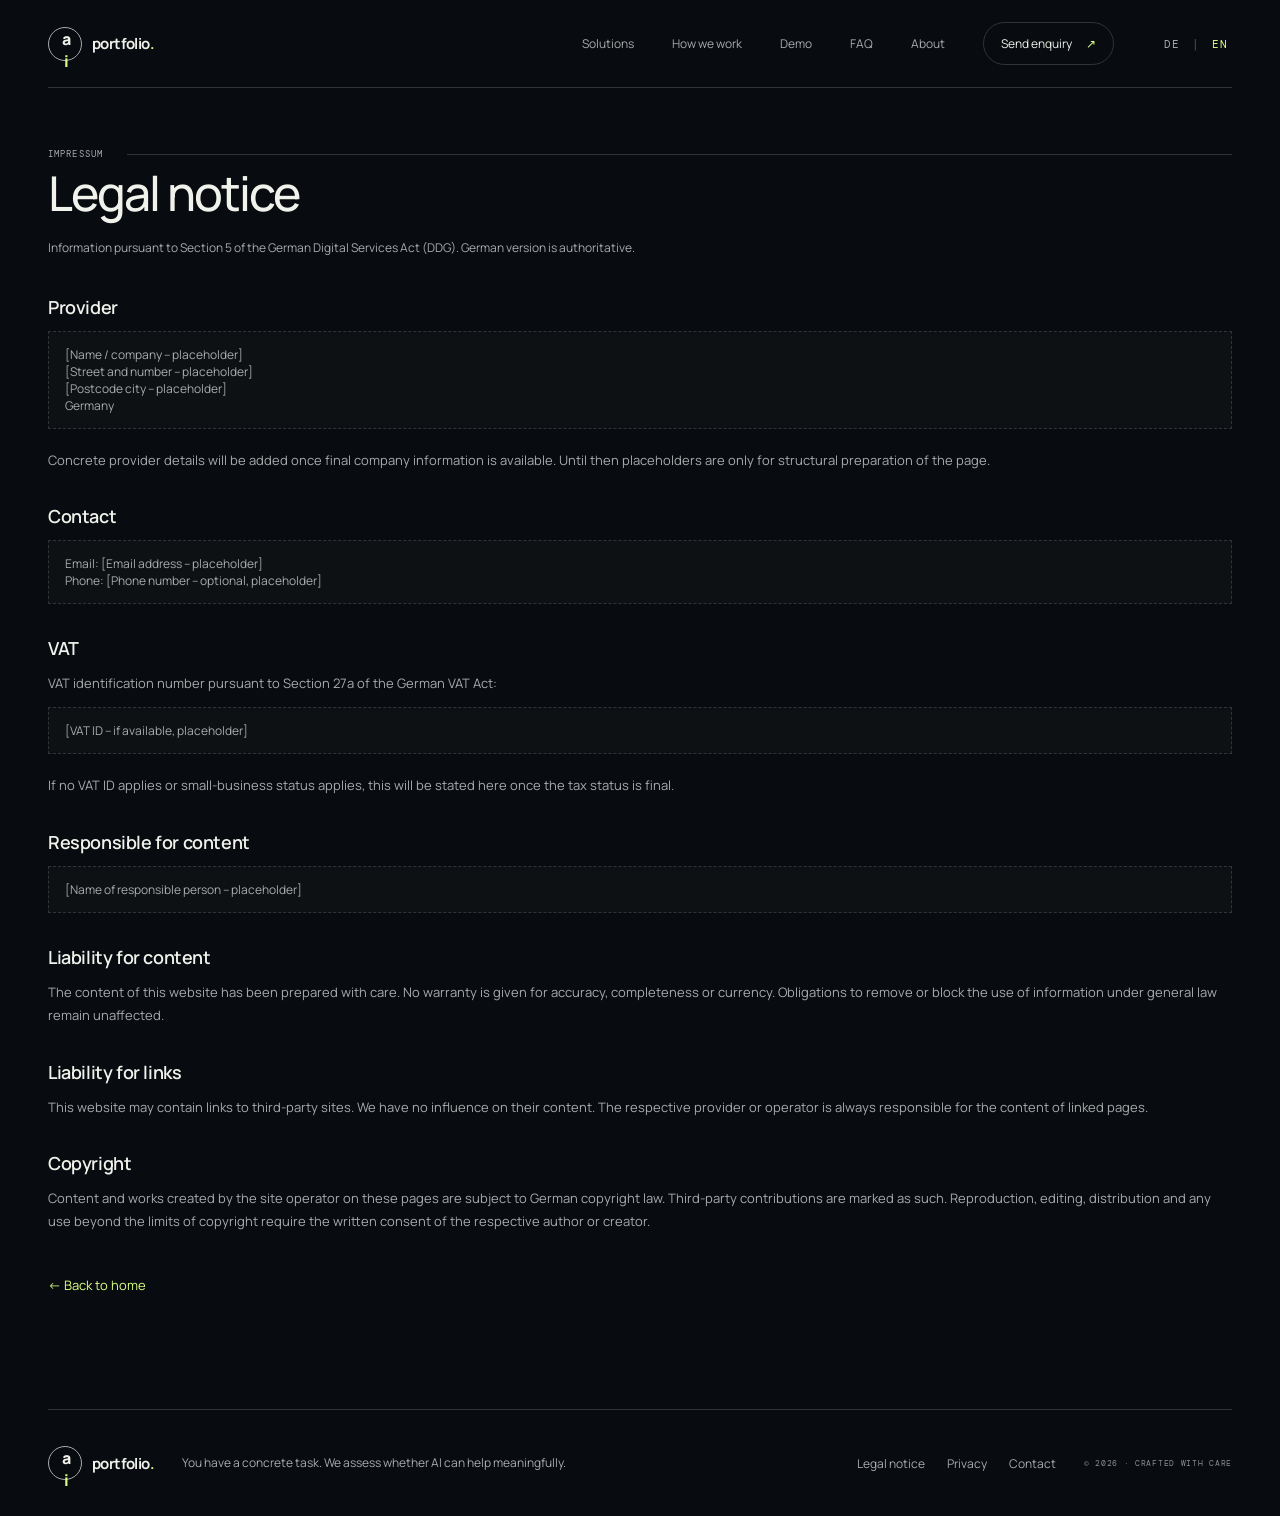
<file: AI-Portfolio-Buyer-Starter-Kit-v1.2-CONFIG-FIXED/en/impressum.html>
<!doctype html>
<html lang="en">
<head>
  <meta charset="utf-8">
  <meta name="viewport" content="width=device-width, initial-scale=1">
  <meta name="theme-color" content="#080B0F">
  <meta name="description" content="Legal notice – AI Portfolio">
  <title>Legal notice – AI Portfolio</title>
  <link rel="stylesheet" href="../styles.css">
  <script src="../site-config.js"></script>
  <script src="../script.js" defer></script>
</head>
<body>
  <header class="site-header">
    <a class="brand" href="index.html#top" aria-label="Back to home"><span class="brand-mark">a<span>i</span></span><span class="brand-name"><span data-config="brandName">portfolio</span><span class="brand-dot">.</span></span></a>
    <button class="menu-toggle" aria-label="Open menu" aria-expanded="false"><span></span><span></span></button>
    <nav class="main-nav" aria-label="Main navigation">
      <a href="index.html#services">Solutions</a>
      <a href="index.html#approach">How we work</a>
      <a href="index.html#demo">Demo</a>
      <a href="index.html#faq">FAQ</a>
      <a href="index.html#about">About</a>
      <a class="nav-cta" href="index.html#contact-form">Send enquiry <span>↗</span></a>
    <div class="lang-switch" aria-label="Language"><a href="../impressum.html" hreflang="de" lang="de">DE</a><span aria-hidden="true">|</span><a href="impressum.html" hreflang="en" lang="en" aria-current="page">EN</a></div>
      </nav>
  </header>

  <main class="section-wrap legal-page">
    <div class="section-label"><span class="mono">IMPRESSUM</span><span class="label-rule"></span></div>
    <h1>Legal notice</h1>
    <p class="legal-meta">Information pursuant to Section 5 of the German Digital Services Act (DDG). German version is authoritative.</p>

    <h2>Provider</h2>
    <div class="legal-placeholder">
      <span data-config="legal.providerName">[Name / company – placeholder]</span><br>
      <span data-config="legal.street">[Street and number – placeholder]</span><br>
      <span data-config="legal.city">[Postcode city – placeholder]</span><br>
      <span data-config="legal.country">Germany</span>
    </div>
    <p>Concrete provider details will be added once final company information is available. Until then placeholders are only for structural preparation of the page.</p>

    <h2>Contact</h2>
    <div class="legal-placeholder">
      Email: <span data-config="legal.email">[Email address – placeholder]</span><br>
      Phone: <span data-config="legal.phone">[Phone number – optional, placeholder]</span>
    </div>

    <h2>VAT</h2>
    <p>VAT identification number pursuant to Section 27a of the German VAT Act:</p>
    <div class="legal-placeholder"><span data-config="legal.vatId">[VAT ID – if available, placeholder]</span></div>
    <p>If no VAT ID applies or small-business status applies, this will be stated here once the tax status is final.</p>

    <h2>Responsible for content</h2>
    <div class="legal-placeholder"><span data-config="legal.responsiblePerson">[Name of responsible person – placeholder]</span></div>

    <h2>Liability for content</h2>
    <p>The content of this website has been prepared with care. No warranty is given for accuracy, completeness or currency. Obligations to remove or block the use of information under general law remain unaffected.</p>

    <h2>Liability for links</h2>
    <p>This website may contain links to third-party sites. We have no influence on their content. The respective provider or operator is always responsible for the content of linked pages.</p>

    <h2>Copyright</h2>
    <p>Content and works created by the site operator on these pages are subject to German copyright law. Third-party contributions are marked as such. Reproduction, editing, distribution and any use beyond the limits of copyright require the written consent of the respective author or creator.</p>

    <p style="margin-top:40px"><a href="../index.html">← Back to home</a></p>
  </main>

  <footer class="site-footer section-wrap">
    <a class="brand" href="index.html#top"><span class="brand-mark">a<span>i</span></span><span class="brand-name"><span data-config="brandName">portfolio</span><span class="brand-dot">.</span></span></a>
    <span class="footer-note">You have a concrete task. We assess whether AI can help meaningfully.</span>
    <nav class="footer-links" aria-label="Legal">
      <a href="impressum.html">Legal notice</a>
      <a href="datenschutz.html">Privacy</a>
      <a href="index.html#contact-form">Contact</a>
    </nav>
    <span class="mono copyright">© 2026 · CRAFTED WITH CARE</span>
  </footer>
</body>
</html>
</file>
<file: AI-Portfolio-Buyer-Starter-Kit-v1.2-CONFIG-FIXED/styles.css>
@font-face{font-family:"DM Mono";font-style:normal;font-weight:400;font-display:swap;src:url("assets/fonts/DMMono-Regular.ttf") format("truetype")}
@font-face{font-family:"DM Mono";font-style:normal;font-weight:500;font-display:swap;src:url("assets/fonts/DMMono-Medium.ttf") format("truetype")}
@font-face{font-family:"Manrope";font-style:normal;font-weight:400;font-display:swap;src:url("assets/fonts/Manrope-Regular.ttf") format("truetype")}
@font-face{font-family:"Manrope";font-style:normal;font-weight:500;font-display:swap;src:url("assets/fonts/Manrope-Medium.ttf") format("truetype")}
@font-face{font-family:"Manrope";font-style:normal;font-weight:600;font-display:swap;src:url("assets/fonts/Manrope-SemiBold.ttf") format("truetype")}
@font-face{font-family:"Manrope";font-style:normal;font-weight:700;font-display:swap;src:url("assets/fonts/Manrope-Bold.ttf") format("truetype")}
@font-face{font-family:"Manrope";font-style:normal;font-weight:800;font-display:swap;src:url("assets/fonts/Manrope-ExtraBold.ttf") format("truetype")}
:root{--bg:#080B0F;--panel:#171A1D;--text:#F0F2EB;--accent:#C8FF45;--accent-text:#D8FF83;--accent-light:#D8FF83;--line:#303438;--muted:#A9AAAC;--muted-soft:#7a7e82;--panel-deep:#0e1114;--mono:'DM Mono',monospace;--sans:'Manrope',sans-serif}*{box-sizing:border-box}html{scroll-behavior:smooth}body{margin:0;background:var(--bg);color:var(--text);font-family:var(--sans);-webkit-font-smoothing:antialiased}a{color:inherit;text-decoration:none}.section-wrap,.site-header{width:min(1240px,calc(100% - 96px));margin-inline:auto}.site-header{height:88px;display:flex;align-items:center;justify-content:space-between;border-bottom:1px solid var(--line)}.brand{display:flex;align-items:center;gap:10px}.brand-mark{display:grid;place-items:center;width:34px;height:34px;border:1px solid var(--muted);border-radius:50%;font-size:16px;font-weight:800;letter-spacing:-2px}.brand-mark span{color:var(--accent-text)}.brand-name{font-size:15px;font-weight:700;letter-spacing:-.6px}.brand-dot{color:var(--accent-text)}.main-nav{display:flex;align-items:center;gap:38px;font-size:12px;color:var(--muted)}.main-nav>a:not(.nav-cta):hover,.text-link:hover{color:var(--accent-light)}.nav-cta{border:1px solid var(--line);padding:12px 17px;border-radius:30px;color:var(--text);transition:.2s}.nav-cta:hover{border-color:var(--accent-light)}.nav-cta span{color:var(--accent-text);margin-left:12px}.menu-toggle{display:none}.hero{min-height:665px;display:grid;grid-template-columns:1fr .92fr;align-items:center;position:relative;padding-block:76px 92px}.hero-copy{position:relative;z-index:2}.eyebrow,.mono{font-family:var(--mono);font-size:10px;letter-spacing:1.1px}.eyebrow{display:flex;align-items:center;gap:10px;color:var(--muted)}.status-dot{width:7px;height:7px;border-radius:100%;background:var(--accent-light);box-shadow:0 0 12px #C8FF4555}.hero h1{font-size:clamp(54px,7vw,88px);line-height:1.03;letter-spacing:-5.5px;margin:30px 0 22px;font-weight:600}.hero h1 span,.intro h2 em,.services h2 em,.approach h2 em,.contact h2 em{font-style:normal;color:var(--accent-text)}.hero-lead{max-width:445px;color:var(--muted);font-size:14px;line-height:1.8}.hero-actions{display:flex;align-items:center;gap:28px;margin-top:34px}.button{display:inline-flex;gap:24px;align-items:center;padding:15px 19px;border-radius:3px;font-size:12px;font-weight:700}.button-primary{background:var(--accent);color:#080B0F}.button-primary:hover{background:#D8FF83}.button-primary span{font-size:17px}.text-link{font-size:12px;color:var(--muted)}.text-link span{color:var(--accent-text);margin-left:7px}.hero-footnote{display:flex;align-items:center;gap:15px;margin-top:56px;color:#8A8D90;font-size:10px}.hero-footnote .mono{color:var(--accent-text);font-size:9px}.hero-footnote .line{height:1px;width:75px;background:#303438}.hero-art{height:475px;position:relative;overflow:hidden;background:radial-gradient(ellipse at 52% 46%,#080B0F 0, #080B0F 38%,#111417 72%)}.art-grid{position:absolute;inset:0;background-image:linear-gradient(#C8FF450A 1px,transparent 1px),linear-gradient(90deg,#C8FF450A 1px,transparent 1px);background-size:38px 38px;mask-image:linear-gradient(transparent,#000 20%,#000 80%,transparent)}.orbit{position:absolute;border:1px solid #C8FF4530;border-radius:50%;width:350px;height:350px;left:50%;top:49%;transform:translate(-50%,-50%) rotate(-25deg)}.orbit-one{width:370px;height:235px;border-color:#C8FF4552}.orbit-two{width:250px;height:430px;transform:translate(-50%,-50%) rotate(53deg);border-color:#C8FF452B}.core{position:absolute;left:50%;top:49%;transform:translate(-50%,-50%);height:165px;width:165px;border-radius:50%;display:flex;flex-direction:column;align-items:center;justify-content:center;background:radial-gradient(circle at 38% 32%,#C8FF45,#434034 57%,#252A2A 74%);box-shadow:0 0 80px #C8FF4538,inset 0 0 38px #C8FF4538;border:1px solid #C8FF4577}.core-spark{font-size:49px;color:var(--accent-light);text-shadow:0 0 24px #C8FF45}.core-label{font:8px/1.6 var(--mono);letter-spacing:1.5px;text-align:center;color:#F0F2EB}.float-card{position:absolute;z-index:2;display:flex;align-items:center;gap:11px;background:#171A1DE8;border:1px solid var(--line);padding:12px 14px;box-shadow:0 12px 40px #17181714}.float-card b,.float-card small{display:block}.float-card b{font-size:10px;font-weight:600}.float-card small{font-size:8px;color:var(--muted);margin-top:4px}.card-icon{font-size:19px;color:var(--accent-text)}.card-agent{top:98px;left:20px}.card-agent i{height:6px;width:6px;background:var(--accent-light);border-radius:50%;margin-left:8px;box-shadow:0 0 10px var(--accent-light)}.card-flow{right:17px;bottom:93px}.flow-symbol{color:var(--accent-text);font-size:18px}.flow-check{color:var(--accent-text);font-size:11px;margin-left:8px}.art-caption{position:absolute;bottom:25px;left:50%;transform:translateX(-50%);font-size:8px;color:#B2B3B4;white-space:nowrap}.hero-index{position:absolute;bottom:30px;left:0;color:#8A8D90;font-size:9px}.hero-index span{color:var(--accent-text);margin-left:8px}.intro,.services,.approach,.contact{border-top:1px solid var(--line)}.intro{padding-block:55px 125px}.section-label{display:flex;align-items:center;gap:24px;color:var(--muted);font-size:9px}.section-label .mono{font-size:9px}.label-rule{height:1px;background:var(--line);flex:1}.intro-content{display:grid;grid-template-columns:1.15fr .85fr;gap:80px;margin:63px 7% 0}.intro h2,.services h2,.approach h2,.contact h2{font-size:clamp(36px,5vw,58px);letter-spacing:-2.7px;line-height:1.12;font-weight:500;margin:0}.intro-text{padding-top:7px;max-width:385px}.intro-text p,.approach-inner>div>p{font-size:13px;line-height:1.9;color:var(--muted);margin:0 0 29px}.under-link{font-size:11px;border-bottom:1px solid #85878A;padding-bottom:10px}.under-link span{color:var(--accent-text);margin-left:17px}.services{padding-block:55px 125px}.services-heading{display:flex;justify-content:space-between;align-items:end;margin:62px 7% 42px}.services-heading>p{color:var(--muted);font-size:12px;line-height:1.8;margin:0 3% 4px 0}.service-grid{display:grid;grid-template-columns:repeat(3,1fr);gap:15px}.service-card{background:var(--panel);border:1px solid #292D31;padding:22px 23px 24px;min-height:440px;display:flex;flex-direction:column;transition:transform .25s,border-color .25s}.service-card:hover{transform:translateY(-5px);border-color:var(--accent-light)}.service-top{display:flex;justify-content:space-between;align-items:center}.service-number{color:var(--muted);font-size:9px}.service-icon{font-size:19px;color:var(--accent-text)}.service-visual{position:relative;height:170px;margin:19px -23px 20px;overflow:hidden;background:#080B0F}.visual-tag{position:absolute;bottom:12px;left:16px;color:#B2B3B4;font-size:7px;letter-spacing:1px}.agent-visual{display:grid;place-items:center;background:radial-gradient(ellipse at center,#080B0F,#111417 67%)}.agent-orb{z-index:1;display:grid;place-items:center;width:84px;height:84px;border-radius:50%;font-size:43px;color:var(--accent-light);background:radial-gradient(circle at 40% 30%,#C8FF45,#597B27 68%);box-shadow:0 0 38px #C8FF4530,inset 0 0 22px #C8FF454A}.orbit-ring{position:absolute;border:1px solid #C8FF4540;border-radius:50%;width:190px;height:72px;transform:rotate(-28deg)}.ring-b{transform:rotate(42deg);width:150px;border-color:#C8FF452A}.flow-visual{display:flex;align-items:center;justify-content:center;gap:0;background:linear-gradient(135deg,#080B0F,#080B0F)}.flow-node{padding:9px 10px;border:1px solid #C8FF45;background:#080B0F;color:#F0F2EB;font:8px var(--mono);letter-spacing:.5px;white-space:nowrap}.node-2{border-color:var(--accent-text);color:var(--accent-text);box-shadow:0 0 20px #C8FF4514}.node-3 b{color:var(--accent-text)}.flow-connector{width:18px;height:1px;background:var(--accent);position:relative}.flow-connector:after{content:'›';position:absolute;right:-2px;top:-8px;color:var(--accent-text);font-size:15px}.web-visual{display:grid;place-items:center;background:radial-gradient(ellipse at 55% 65%,#111417,#111417 70%)}.browser-window{width:72%;height:119px;background:#171A1D;box-shadow:0 15px 30px #1718171C;transform:rotate(-3deg)}.browser-bar{height:19px;background:#111417;display:flex;align-items:center;gap:4px;padding:0 7px}.browser-bar i{height:4px;width:4px;background:#A9AAAC;border-radius:50%}.browser-bar span{font:6px var(--mono);color:var(--muted);margin-left:14px}.browser-content{position:relative;padding:14px 12px;color:#F0F2EB}.browser-content b{font-size:12px;line-height:1.3}.browser-content em{color:#D8FF83;font-style:normal}.browser-cta{margin-top:8px;width:36px;height:8px;background:#D8FF83}.browser-shape{position:absolute;right:12px;top:25px;width:43px;height:43px;border-radius:50% 40% 50% 35%;background:radial-gradient(circle at 35% 30%,#D8FF83,#D8FF83 60%,#597B27);box-shadow:0 4px 13px #C8FF4522}.service-card h3{font-size:17px;letter-spacing:-.5px;font-weight:600;margin:0 0 10px}.service-card>p{font-size:11px;line-height:1.8;color:var(--muted);margin:0 0 21px;max-width:320px}.service-card>a{font-size:10px;margin-top:auto;color:#F0F2EB}.service-card>a span{color:var(--accent-text);margin-left:12px;font-size:14px}.approach{padding-block:55px 120px}.approach-inner{display:grid;grid-template-columns:.8fr 1.2fr;gap:100px;margin:65px 7% 0}.approach-inner>div>p{max-width:300px;margin-top:22px}.principles{border-top:1px solid #303438}.principle{display:grid;grid-template-columns:44px 1fr 24px;gap:12px;align-items:start;padding:22px 0;border-bottom:1px solid #303438}.principle-no{font-size:9px;color:var(--accent-text);padding-top:4px}.principle h3{font-size:13px;margin:0 0 6px;font-weight:600}.principle p{font-size:10px;color:var(--muted);margin:0;line-height:1.7}.principle-arrow{color:#8A8D90;font-size:14px}.contact{position:relative;overflow:hidden;padding-block:55px 58px;background:linear-gradient(105deg,#080B0F,#171A1D 65%)}.contact-glow{position:absolute;width:470px;height:300px;border-radius:50%;right:-30px;top:20px;background:#C8FF450B;filter:blur(25px);pointer-events:none}.contact-content{position:relative;display:flex;align-items:center;justify-content:space-between;margin:62px 7% 0}.contact-kicker{font-size:8px;color:var(--muted);margin:0 0 22px}.contact h2{font-size:clamp(36px,5vw,58px)}.contact-button{display:flex;align-items:center;gap:44px;padding:19px 20px;background:var(--accent);color:#080B0F;font-size:12px;font-weight:700;min-width:205px;justify-content:space-between}.contact-button b{font-size:18px}.contact-button:hover{background:#D8FF83}.contact-note{margin:28px 7% 0;color:var(--muted);font-size:10px}.site-footer{min-height:100px;display:flex;align-items:center;justify-content:space-between}.footer-note{color:#8A8D90;font-size:10px}.copyright{font-size:8px;color:#8A8D90;letter-spacing:.7px}
@media(max-width:900px){.section-wrap,.site-header{width:calc(100% - 56px)}.hero{min-height:590px;grid-template-columns:1fr .8fr}.hero h1{font-size:66px;letter-spacing:-4px}.hero-art{height:400px}.card-agent{left:4px}.card-flow{right:4px}.intro-content,.services-heading,.approach-inner,.contact-content{margin-left:3%;margin-right:3%}.approach-inner{gap:45px}.service-card{padding-inline:17px}.service-visual{margin-inline:-17px}.flow-node{padding-inline:6px;font-size:7px}.flow-connector{width:12px}}
@media(max-width:680px){.section-wrap,.site-header{width:calc(100% - 40px)}.site-header{height:72px;position:relative;z-index:5}.menu-toggle{display:flex;flex-direction:column;gap:5px;background:none;border:0;padding:12px;cursor:pointer}.menu-toggle span{display:block;width:19px;height:1px;background:var(--text);transition:.2s}.menu-toggle[aria-expanded=true] span:first-child{transform:translateY(3px) rotate(45deg)}.menu-toggle[aria-expanded=true] span:last-child{transform:translateY(-3px) rotate(-45deg)}.main-nav{display:none;position:absolute;top:71px;left:-20px;right:-20px;padding:22px 20px 26px;background:#171A1D;border-bottom:1px solid var(--line);align-items:stretch;gap:0;flex-direction:column}.main-nav.open{display:flex}.main-nav>a:not(.nav-cta){padding:14px 2px;border-bottom:1px solid #303438}.nav-cta{margin-top:17px;text-align:center}.hero{display:flex;flex-direction:column;align-items:stretch;padding-block:62px 70px}.hero h1{font-size:clamp(51px,13vw,73px);letter-spacing:-3.8px;margin-top:24px}.hero-lead{font-size:13px;max-width:420px}.hero-actions{gap:20px}.button{padding:14px;font-size:11px;gap:13px}.text-link{font-size:11px}.hero-footnote{margin-top:37px}.hero-art{height:350px;margin-top:42px}.hero-index{bottom:19px}.card-agent{top:54px;left:5%}.card-flow{right:4%;bottom:55px}.orbit{width:300px;height:200px}.orbit-two{width:215px;height:360px}.core{width:140px;height:140px}.intro{padding-block:42px 82px}.intro-content{display:block;margin:43px 0 0}.intro h2,.services h2,.approach h2,.contact h2{font-size:clamp(37px,10vw,49px);letter-spacing:-2px}.intro-text{margin-top:25px}.intro-text p{font-size:12px}.services{padding-block:42px 82px}.services-heading{display:block;margin:43px 0 28px}.services-heading>p{margin-top:18px}.service-grid{grid-template-columns:1fr;gap:12px}.service-card{min-height:0;padding:20px}.service-visual{margin:17px -20px 19px;height:180px}.service-card h3{font-size:17px}.service-card>p{font-size:11px;max-width:none}.service-card>a{margin-top:4px}.flow-node{padding:10px 11px;font-size:8px}.flow-connector{width:28px}.approach{padding-block:42px 82px}.approach-inner{display:block;margin:43px 0 0}.approach-inner>div>p{font-size:12px;margin:17px 0 31px}.principle{grid-template-columns:35px 1fr 20px;padding:19px 0}.contact{padding-block:42px 43px}.contact-content{display:block;margin:45px 0 0}.contact-kicker{margin-bottom:18px}.contact-button{margin-top:29px;width:100%;max-width:300px}.contact-note{margin:20px 0 0;line-height:1.7;max-width:330px}.site-footer{min-height:135px;display:grid;grid-template-columns:1fr 1fr;row-gap:0;align-content:center}.footer-note{text-align:right;font-size:9px}.copyright{grid-column:1/-1;margin-top:16px}.section-label{gap:15px}}
@media(prefers-reduced-motion:reduce){html{scroll-behavior:auto}*,*:before,*:after{transition:none!important}}

.contact-form{display:grid;gap:18px;margin-top:28px}.contact-form label{display:grid;gap:8px;font-size:11px;color:#F0F2EB}.contact-form input,.contact-form textarea{width:100%;border:1px solid var(--line);background:#171A1D;color:var(--text);border-radius:2px;padding:13px 14px;font:12px var(--sans);outline:none;resize:vertical}.contact-form input::placeholder,.contact-form textarea::placeholder{color:#B2B3B4}.contact-form input:focus,.contact-form textarea:focus{border-color:var(--accent-light);box-shadow:0 0 0 2px #C8FF4533}.form-submit{display:flex;justify-content:space-between;align-items:center;border:0;background:var(--accent);color:#080B0F;padding:15px 17px;font:700 12px var(--sans);cursor:pointer}.form-submit:hover{background:#D8FF83}.form-submit span{font-size:17px}.form-note{margin:-7px 0 0;color:var(--muted);font-size:10px;line-height:1.6}

.contact-form{position:relative;z-index:1;width:min(520px,86%);margin:36px 7% 0;padding:26px;background:#171A1DE8;border:1px solid #292D31;box-shadow:0 20px 60px #1718170A}.form-note.is-success{color:var(--accent-text)}.contact-form input,.contact-form textarea{font-family:var(--sans)}
@media(max-width:680px){.contact-form{width:100%;margin:30px 0 0;padding:20px 16px}}

/* Charcoal and lime palette. */
.art-grid{background-image:linear-gradient(#C8FF450A 1px,transparent 1px),linear-gradient(90deg,#C8FF450A 1px,transparent 1px)}
.orbit{border-color:#C8FF4540}.orbit-one{border-color:#C8FF4552}.orbit-two{border-color:#C8FF452E}
.core{background:radial-gradient(circle at 38% 32%,#4D6B20,#1B2915 57%,#111417 78%);box-shadow:0 0 80px #C8FF4538,inset 0 0 38px #C8FF4533;border-color:#C8FF4577}
.orbit-ring{border-color:#C8FF454A}.ring-b{border-color:#C8FF4538}
.agent-orb{background:radial-gradient(circle at 40% 30%,#597B27,#263817 68%);box-shadow:0 0 38px #C8FF4530,inset 0 0 22px #C8FF4540}
.flow-node{border-color:#C8FF45}.node-2{border-color:var(--accent);color:var(--accent);box-shadow:0 0 20px #C8FF451A}.flow-connector{background:var(--accent-light)}.flow-connector:after{color:var(--accent-light)}
.browser-content em{color:var(--accent-light)}.browser-cta{background:var(--accent)}.browser-shape{background:radial-gradient(circle at 35% 30%,#D8FF83,#C8FF45 60%,#D8FF83);box-shadow:0 4px 13px #C8FF4533}
.contact-glow{background:#C8FF4510}

.offers{border-top:1px solid var(--line);padding-block:0 100px}.offers-heading{display:grid;grid-template-columns:1.15fr .85fr;align-items:end;gap:48px;margin:55px 7% 42px}.offers-heading h2{font-size:clamp(36px,5vw,58px);letter-spacing:-2.7px;line-height:1.12;font-weight:500;margin:0}.offers-heading>p{max-width:430px;color:var(--muted);font-size:12px;line-height:1.8;margin:0 3% 4px 0}.offers-grid{display:grid;grid-template-columns:repeat(3,minmax(0,1fr));gap:15px}.offer-card{display:flex;flex-direction:column;min-height:310px;padding:26px 24px 24px;background:var(--panel);border:1px solid #252D31;transition:transform .25s,border-color .25s}.offer-card:hover{transform:translateY(-5px);border-color:var(--accent-light)}.offer-card h3{font-size:17px;letter-spacing:-.5px;font-weight:600;margin:0 0 14px}.offer-description{font-size:12px;line-height:1.8;color:var(--muted);margin:0}.offer-result{margin-top:auto;padding-top:22px;border-top:1px solid var(--line)}.offer-result>span{font-size:8px;color:var(--accent-text);letter-spacing:1px}.offer-result>p{font-size:12px;line-height:1.7;color:var(--text);margin:9px 0 0}
@media(max-width:900px){.offers-heading{margin-left:3%;margin-right:3%;gap:36px}.offer-card{padding-inline:20px}}
@media(max-width:680px){.offers{padding-block:42px 82px}.offers-heading{display:block;margin:0 0 28px}.offers-heading h2{font-size:clamp(37px,10vw,49px);letter-spacing:-2px}.offers-heading>p{margin:18px 0 0;font-size:12px}.offers-grid{grid-template-columns:1fr;gap:12px}.offer-card{min-height:0;padding:23px 20px}.offer-description{font-size:11px}.offer-result{margin-top:22px;padding-top:17px}}

@media(max-width:680px){
  .menu-toggle{min-width:44px;min-height:44px;align-items:center;justify-content:center}
  .main-nav>a:not(.nav-cta){min-height:48px;display:flex;align-items:center}
  .nav-cta{min-height:48px;display:flex;align-items:center;justify-content:center}
  .hero-actions{flex-wrap:wrap}
  .button,.text-link{min-height:44px;display:inline-flex;align-items:center}
  .service-card,.offer-card,.principle>div{min-width:0}
  .service-card>a{display:inline-flex;align-items:center;min-height:44px}
  .contact-form input{min-height:48px}
  .form-submit{min-height:48px}
  .intro h2,.services-heading h2,.offers-heading h2,.approach h2,.contact h2,.service-card h3,.offer-card h3{overflow-wrap:anywhere;hyphens:auto}
}


/* ========== NEW SECTIONS (integrated into existing design) ========== */

/* 4-column service grid */
.service-grid-4{grid-template-columns:repeat(4,minmax(0,1fr))}
@media(max-width:1100px){.service-grid-4{grid-template-columns:repeat(2,minmax(0,1fr))}}
@media(max-width:680px){.service-grid-4{grid-template-columns:1fr}}

/* Custom service card visual */
.custom-visual{display:grid;place-items:center;position:relative;min-height:120px}
.custom-shape{width:56px;height:56px;background:linear-gradient(135deg,var(--accent),#9ad42a);clip-path:polygon(50% 0%,100% 50%,50% 100%,0% 50%);opacity:.9}

/* Pricing */
.offer-price{font-size:22px;font-weight:500;letter-spacing:-.5px;color:var(--accent-text);margin:0 0 14px}
.offer-price span{font-size:11px;color:var(--muted);letter-spacing:.5px}
.pricing-note{font-size:11px;color:var(--muted);line-height:1.7;margin:28px 7% 0;max-width:640px}
@media(max-width:680px){.pricing-note{margin:22px 0 0}}

/* Schriftlich zuerst */
.schriftlich{padding-block:80px 90px;border-top:1px solid var(--line)}
.schriftlich-inner{background:var(--panel);border:1px solid #252D31;padding:48px 52px;max-width:780px;margin-inline:auto;text-align:center}
.schriftlich-badge{display:inline-block;font-size:10px;letter-spacing:1.4px;color:var(--accent-text);margin-bottom:18px}
.schriftlich-inner h2{font-size:clamp(26px,4vw,36px);letter-spacing:-1.4px;font-weight:500;line-height:1.25;margin:0 0 16px}
.schriftlich-inner p{font-size:13px;line-height:1.8;color:var(--muted);margin:0 0 28px;max-width:520px;margin-inline:auto}
@media(max-width:680px){.schriftlich{padding-block:48px 60px}.schriftlich-inner{padding:32px 22px}}

/* 7-step process */
.principles-7{display:grid;grid-template-columns:1fr;gap:0}
.principles-7 .principle{border-bottom:1px solid var(--line)}
.principles-7 .principle:last-child{border-bottom:none}

/* Cases */
.cases{border-top:1px solid var(--line);padding-block:0 100px}
.cases-heading{display:grid;grid-template-columns:1.15fr .85fr;align-items:end;gap:48px;margin:55px 7% 42px}
.cases-heading h2{font-size:clamp(36px,5vw,58px);letter-spacing:-2.7px;line-height:1.12;font-weight:500;margin:0}
.cases-heading>p{max-width:430px;color:var(--muted);font-size:12px;line-height:1.8;margin:0 3% 4px 0}
.case-badge{display:inline-block;font-size:8px;letter-spacing:1px;color:var(--accent-text);margin-bottom:12px}
@media(max-width:900px){.cases-heading{margin-left:3%;margin-right:3%;gap:36px}}
@media(max-width:680px){.cases{padding-block:42px 82px}.cases-heading{display:block;margin:0 0 28px}.cases-heading h2{font-size:clamp(37px,10vw,49px);letter-spacing:-2px}.cases-heading>p{margin:18px 0 0;font-size:12px}}

/* Demo */
.demo{border-top:1px solid var(--line);padding-block:80px 100px}
.demo-content{display:grid;grid-template-columns:1fr 1.1fr;gap:48px;align-items:start;margin-top:40px}
.demo-badge{display:inline-block;font-size:10px;letter-spacing:1.4px;color:var(--accent-text);border:1px solid var(--line);padding:6px 12px;border-radius:20px;margin-bottom:18px}
.demo-intro h2{font-size:clamp(32px,4.5vw,48px);letter-spacing:-2.2px;line-height:1.12;font-weight:500;margin:0 0 18px}
.demo-intro p{font-size:13px;line-height:1.8;color:var(--muted);margin:0 0 12px;max-width:420px}
.demo-disclaimer{font-size:11px!important;color:var(--muted-soft)!important}
.demo-panel{background:var(--panel);border:1px solid #252D31;padding:28px 26px}
.demo-label{display:block;font-size:11px;color:var(--muted);margin-bottom:10px;letter-spacing:.3px}
.demo-textarea{width:100%;background:var(--panel-deep);border:1px solid var(--line);color:var(--text);font-family:var(--sans);font-size:13px;line-height:1.6;padding:14px 16px;border-radius:0;resize:vertical;min-height:120px;margin-bottom:16px}
.demo-textarea:focus{outline:none;border-color:var(--accent-light)}
.demo-textarea::placeholder{color:#5a5e62}
.demo-btn{width:100%;justify-content:center;margin-bottom:8px}
.demo-result{margin-top:22px;border-top:1px solid var(--line);padding-top:20px}
.demo-result-header{font-size:10px;letter-spacing:1.2px;color:var(--accent-text);margin-bottom:14px}
.demo-result-body{font-size:13px;line-height:1.75;color:var(--muted)}
.demo-result-body p{margin:0 0 12px}
.demo-result-body strong{color:var(--text);font-weight:600}
.demo-hr{border:none;border-top:1px solid var(--line);margin:16px 0}
.demo-note{font-size:11px!important;color:var(--muted-soft)!important;margin-top:16px!important}
.demo-status{font-size:12px;margin:12px 0 0;min-height:1.4em}
.demo-status.is-success{color:var(--accent-text)}
.demo-status.is-error{color:#ff8a7a}
@media(max-width:900px){.demo-content{grid-template-columns:1fr;gap:32px}}
@media(max-width:680px){.demo{padding-block:48px 72px}.demo-panel{padding:22px 18px}.demo-textarea{min-height:100px}}

/* Contact form improvements */
.contact-form{display:grid;grid-template-columns:1fr 1fr;gap:16px 18px}
.contact-form label{display:flex;flex-direction:column;gap:8px;font-size:11px;color:var(--muted)}
.contact-form label.full-width{grid-column:1/-1}
.contact-form input,.contact-form textarea{background:var(--panel-deep);border:1px solid var(--line);color:var(--text);font-family:var(--sans);font-size:14px;padding:14px 16px;border-radius:0}
.contact-form input:focus,.contact-form textarea:focus{outline:none;border-color:var(--accent-light)}
.contact-form .form-submit{grid-column:1/-1;margin-top:4px}
.form-privacy-note{font-size:11px;color:var(--muted-soft);line-height:1.6;margin:18px 0 0;max-width:560px}
@media(max-width:680px){.contact-form{grid-template-columns:1fr}}

/* Footer links */
.site-footer{display:flex;flex-wrap:wrap;align-items:center;gap:16px 28px;padding-block:36px;border-top:1px solid var(--line)}
.footer-links{display:flex;gap:22px;font-size:12px;color:var(--muted)}
.footer-links a:hover{color:var(--accent-light)}
.footer-note{flex:1 1 200px;font-size:12px;color:var(--muted);line-height:1.5}
@media(max-width:680px){.site-footer{flex-direction:column;align-items:flex-start;gap:14px}.footer-note{order:3}}

/* Legal pages shared */
.legal-page{padding-block:60px 100px}
.legal-page h1{font-size:clamp(32px,5vw,48px);letter-spacing:-2px;font-weight:500;margin:0 0 12px}
.legal-page .legal-meta{font-size:12px;color:var(--muted);margin-bottom:36px}
.legal-page h2{font-size:18px;font-weight:600;letter-spacing:-.4px;margin:32px 0 12px}
.legal-page p,.legal-page li{font-size:13px;line-height:1.8;color:var(--muted);margin:0 0 12px}
.legal-page ul{padding-left:18px;margin:0 0 16px}
.legal-page a{color:var(--accent-text)}
.legal-page a:hover{text-decoration:underline}
.legal-placeholder{border:1px dashed var(--line);padding:14px 16px;margin:12px 0 20px;font-size:12px;color:var(--muted);background:var(--panel-deep)}

/* Narrow mobile: reduce side margins */
@media(max-width:400px){
  .section-wrap,.site-header{width:min(1240px,calc(100% - 32px))}
  .offers-heading,.cases-heading{margin-left:0;margin-right:0}
}

/* Keyboard focus visibility */
a:focus-visible,.button:focus-visible,.form-submit:focus-visible,.demo-btn:focus-visible,.menu-toggle:focus-visible,.nav-cta:focus-visible{
  outline:2px solid var(--accent-light);
  outline-offset:3px;
}

/* FAQ */
.faq{border-top:1px solid var(--line);padding-block:80px 100px}
.faq-heading{margin:40px 0 36px;max-width:640px}
.faq-heading h2{font-size:clamp(32px,4.5vw,48px);letter-spacing:-2.2px;line-height:1.12;font-weight:500;margin:0 0 14px}
.faq-heading p{font-size:13px;line-height:1.8;color:var(--muted);margin:0}
.faq-list{display:grid;gap:0;border-top:1px solid var(--line)}
.faq-item{border-bottom:1px solid var(--line)}
.faq-item summary{list-style:none;cursor:pointer;padding:20px 8px 20px 0;font-size:15px;font-weight:600;letter-spacing:-.3px;display:flex;align-items:center;justify-content:space-between;gap:16px}
.faq-item summary::-webkit-details-marker{display:none}
.faq-item summary::after{content:"＋";font-size:14px;color:var(--accent-text);flex-shrink:0;transition:transform .2s}
.faq-item[open] summary::after{content:"–"}
.faq-item summary:hover{color:var(--accent-light)}
.faq-item p{margin:0 0 20px;padding-right:32px;font-size:13px;line-height:1.8;color:var(--muted);max-width:720px}
.faq-cta{margin-top:36px}
.cases-cta{display:flex;flex-wrap:wrap;align-items:center;gap:20px 28px;margin:36px 0 0}
@media(max-width:680px){
  .faq{padding-block:48px 72px}
  .faq-item summary{font-size:14px;padding-block:16px}
  .faq-item p{font-size:12px;padding-right:0}
}

/* Language switcher — inside main nav */
.lang-switch{display:flex;align-items:center;gap:8px;font-size:11px;font-family:var(--mono);letter-spacing:1px;color:var(--muted);margin-left:8px}
.lang-switch a{color:var(--muted);padding:6px 4px;border-radius:4px}
.lang-switch a:hover,.lang-switch a[aria-current="page"]{color:var(--accent-light)}
.lang-switch span{opacity:.45}
@media(max-width:680px){
  .lang-switch{margin:8px 0 4px;padding-top:8px;border-top:1px solid var(--line);width:100%;justify-content:flex-start}
}
</file>
